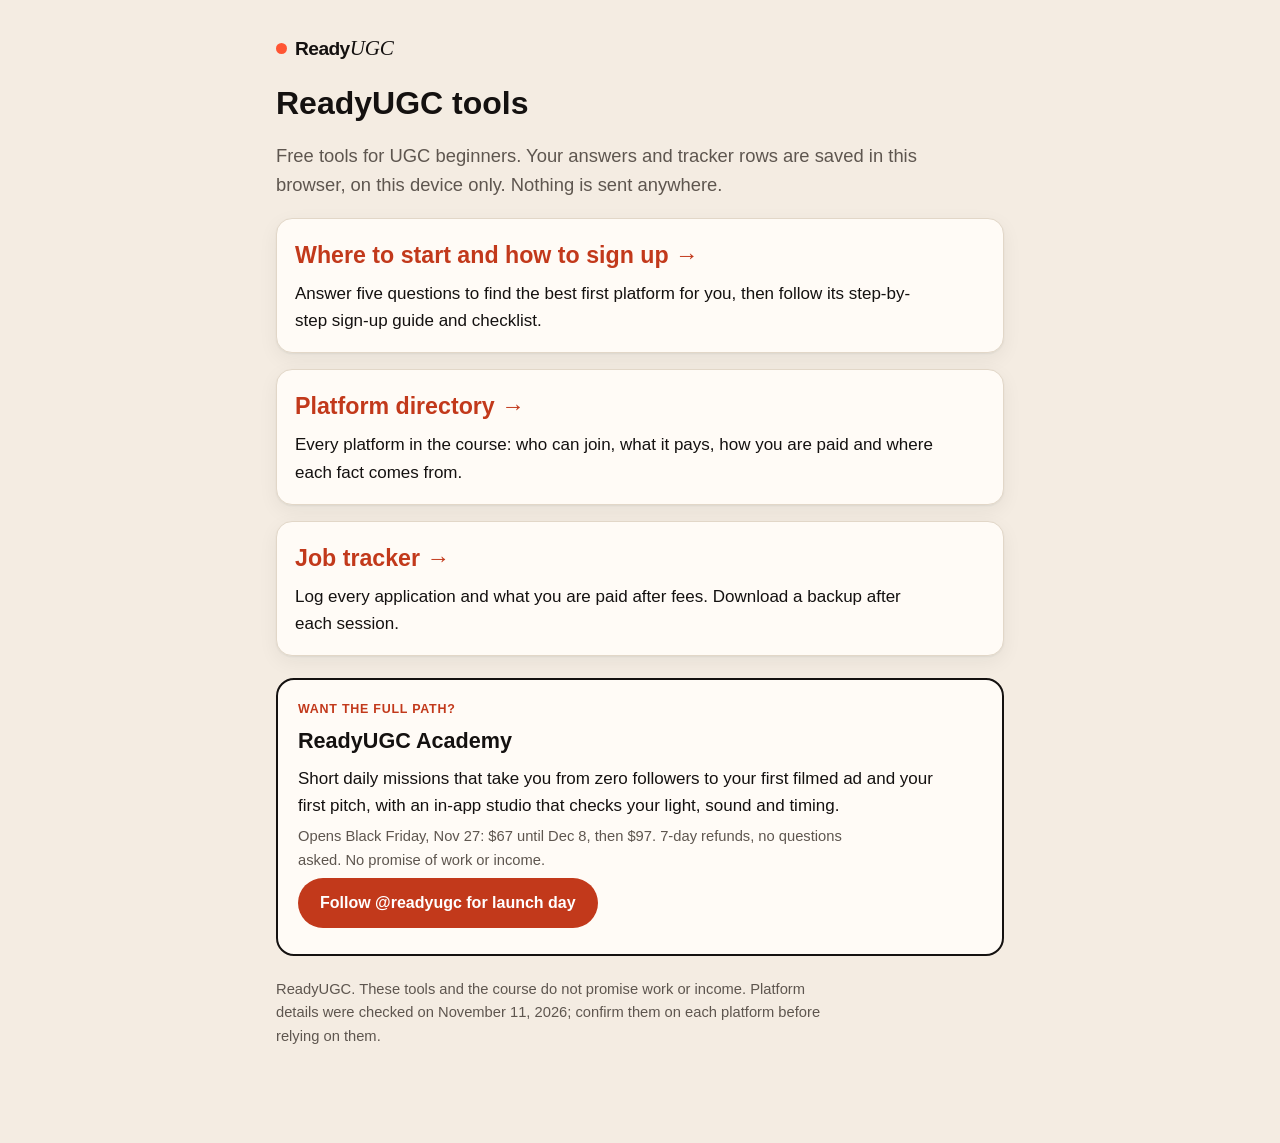
<file: index.html>
<!doctype html>
<html lang="en">
<head>
<meta charset="utf-8">
<meta name="viewport" content="width=device-width, initial-scale=1">
<title>ReadyUGC tools</title>
<link rel="stylesheet" href="style.css">
<link rel="stylesheet" href="course.css">
<link rel="icon" href="favicon.svg" type="image/svg+xml">
<meta name="robots" content="noindex">
</head>
<body>
<main>
<a class="brand" href="index.html" aria-label="ReadyUGC tools home"><i aria-hidden="true"></i><span>Ready<em>UGC</em></span></a>
<h1>ReadyUGC tools</h1>
<p class="lead">Free tools for UGC beginners. Your answers and tracker rows are saved in this browser, on this device only. Nothing is sent anywhere.</p>
<a class="card tool" href="platforms.html"><h2>Where to start and how to sign up →</h2><p>Answer five questions to find the best first platform for you, then follow its step-by-step sign-up guide and checklist.</p></a>
<a class="card tool" href="directory.html"><h2>Platform directory →</h2><p>Every platform in the course: who can join, what it pays, how you are paid and where each fact comes from.</p></a>
<a class="card tool" href="tracker.html"><h2>Job tracker →</h2><p>Log every application and what you are paid after fees. Download a backup after each session.</p></a>
<div class="academy"><p class="eyebrow">Want the full path?</p><h3>ReadyUGC Academy</h3><p>Short daily missions that take you from zero followers to your first filmed ad and your first pitch, with an in-app studio that checks your light, sound and timing.</p><p class="muted">Opens Black Friday, Nov 27: $67 until Dec 8, then $97. 7-day refunds, no questions asked. No promise of work or income.</p><p><a class="btn" href="https://www.instagram.com/readyugc/">Follow @readyugc for launch day</a></p></div>
<p class="muted">ReadyUGC. These tools and the course do not promise work or income. Platform details were checked on November 11, 2026; confirm them on each platform before relying on them.</p>
</main>
</body>
</html>
</file>
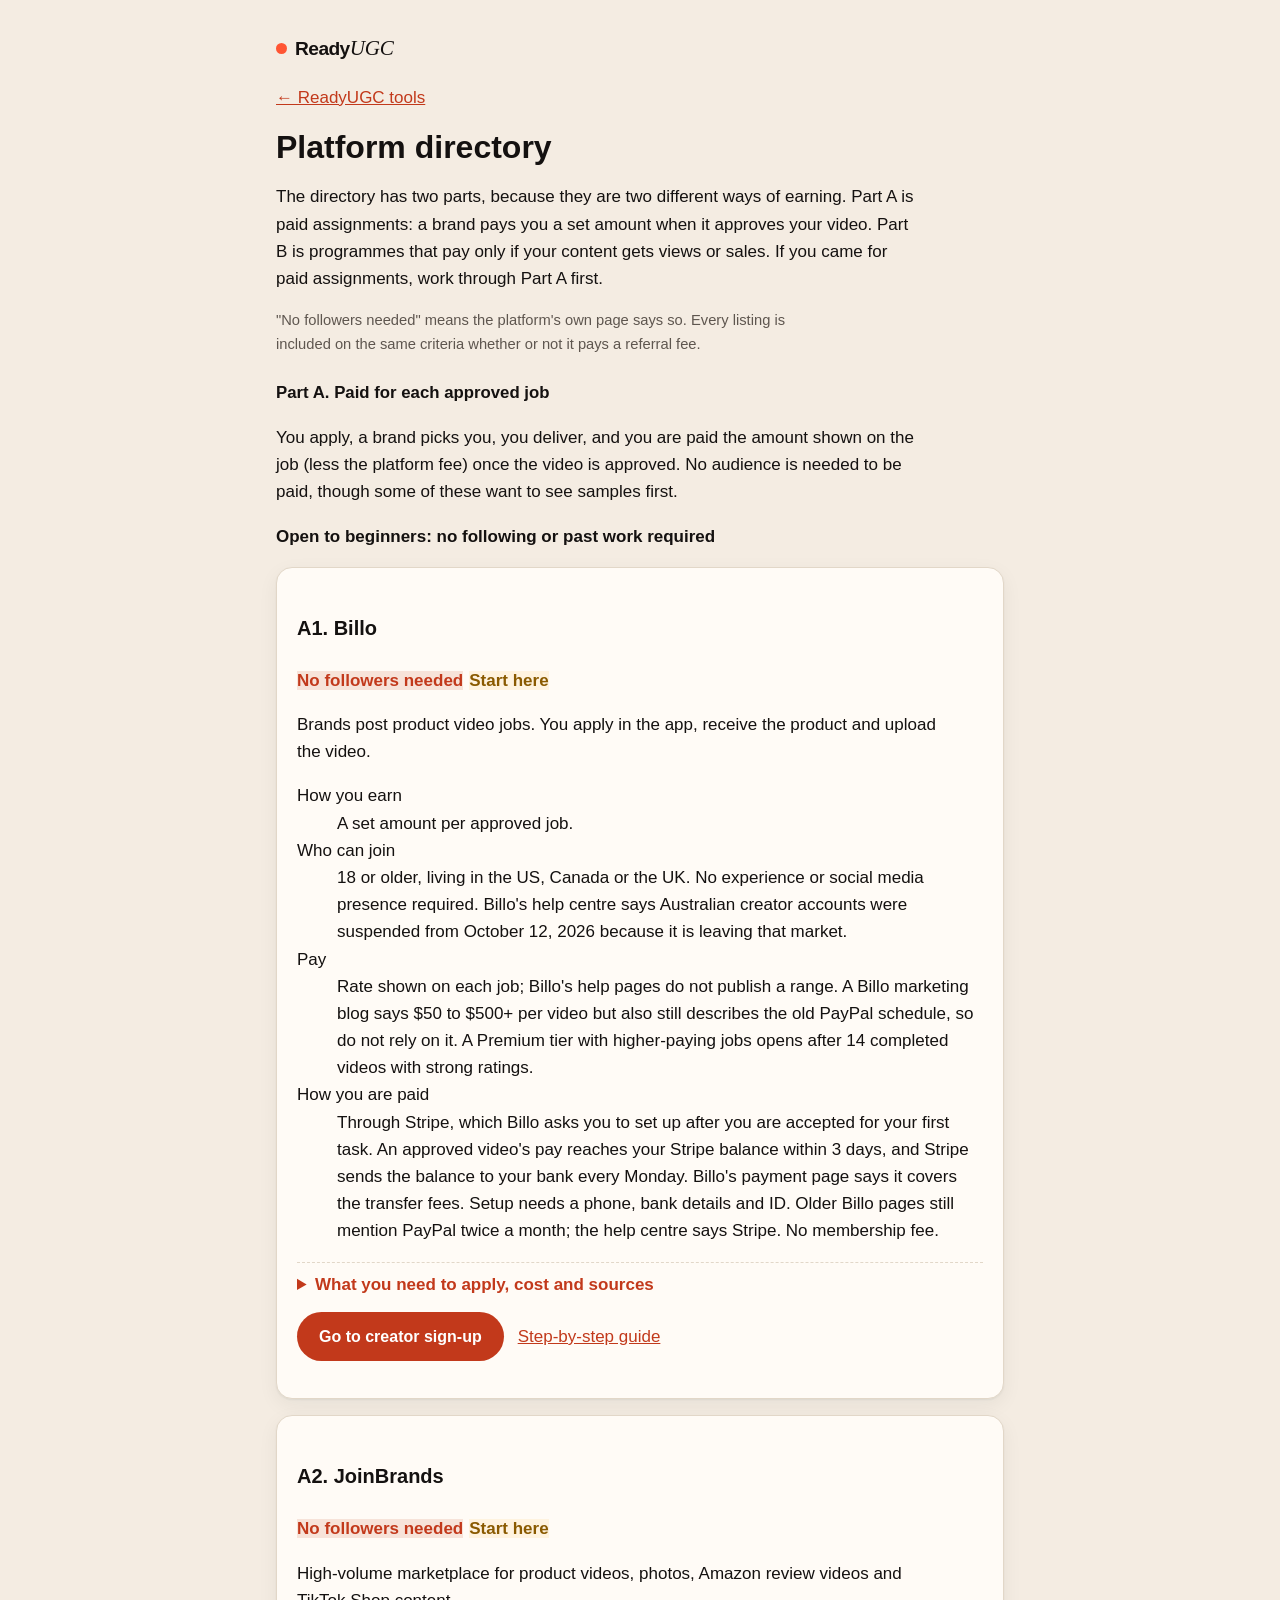
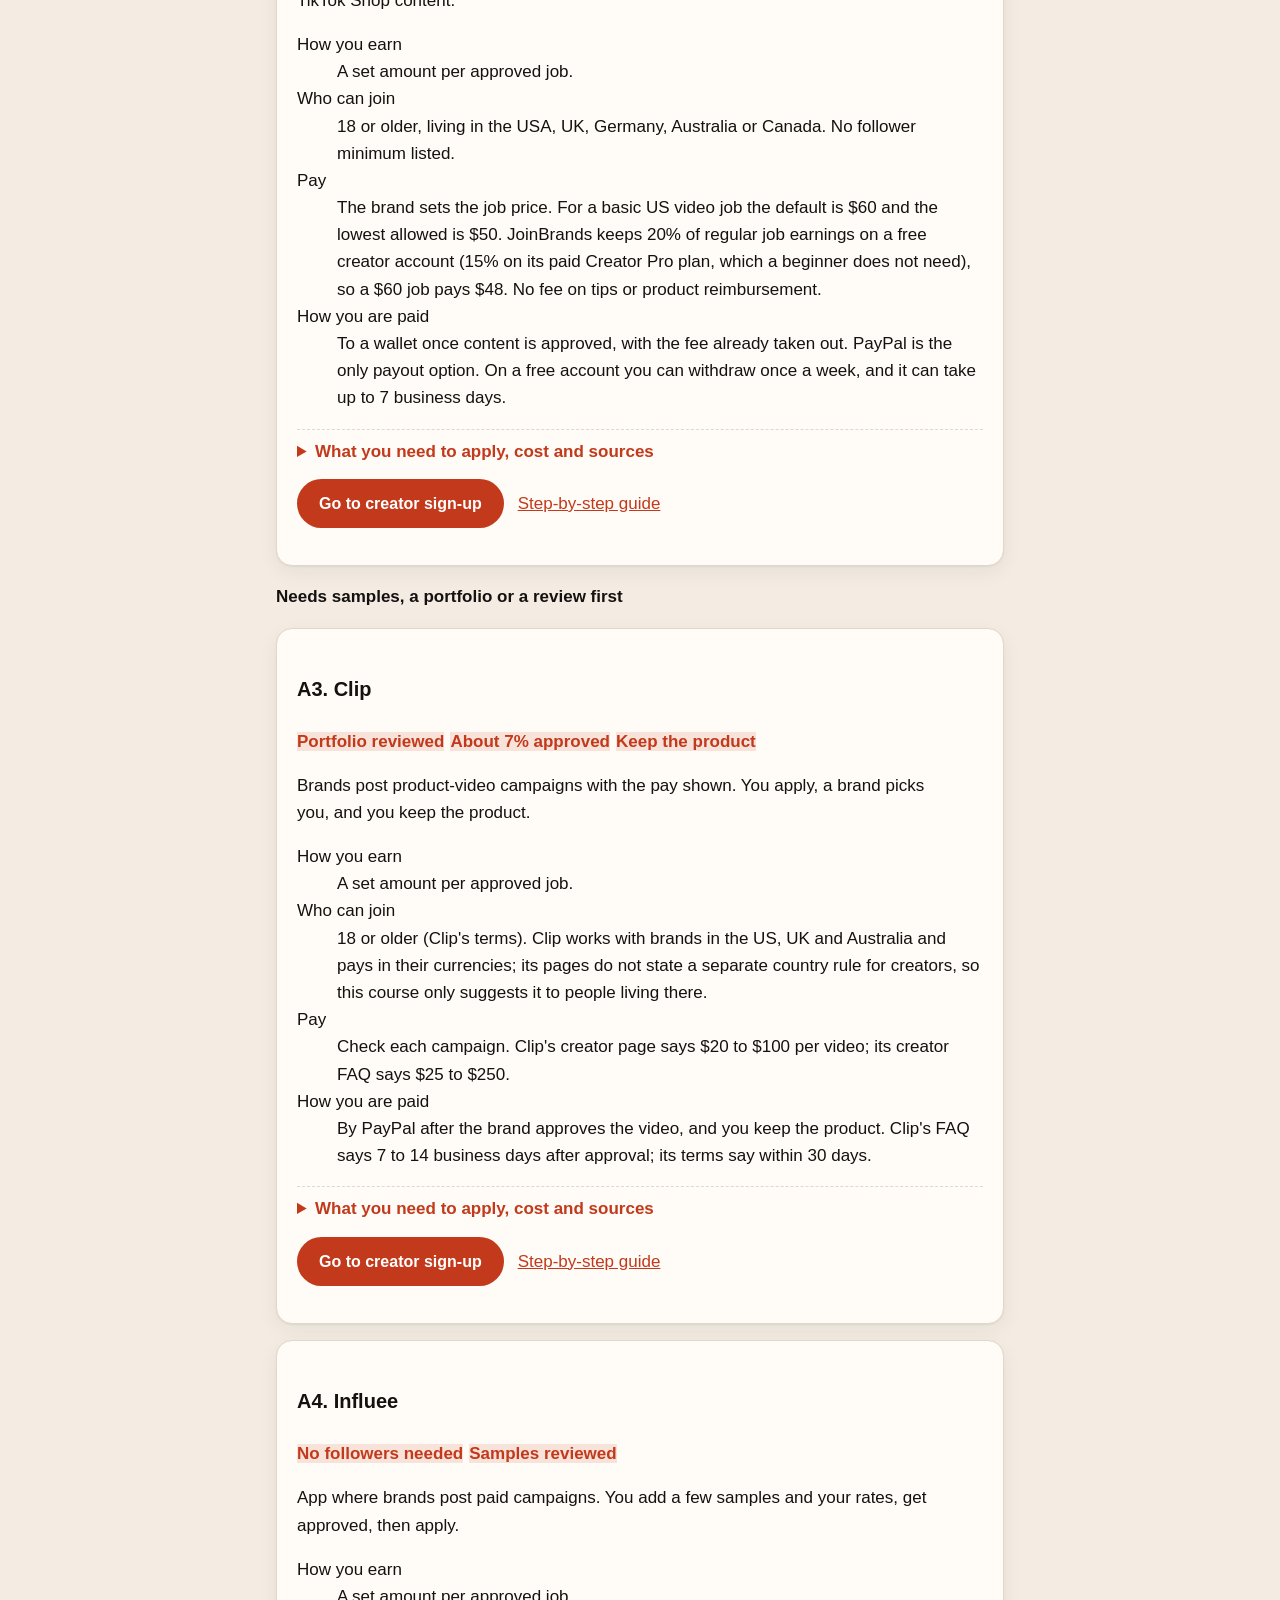
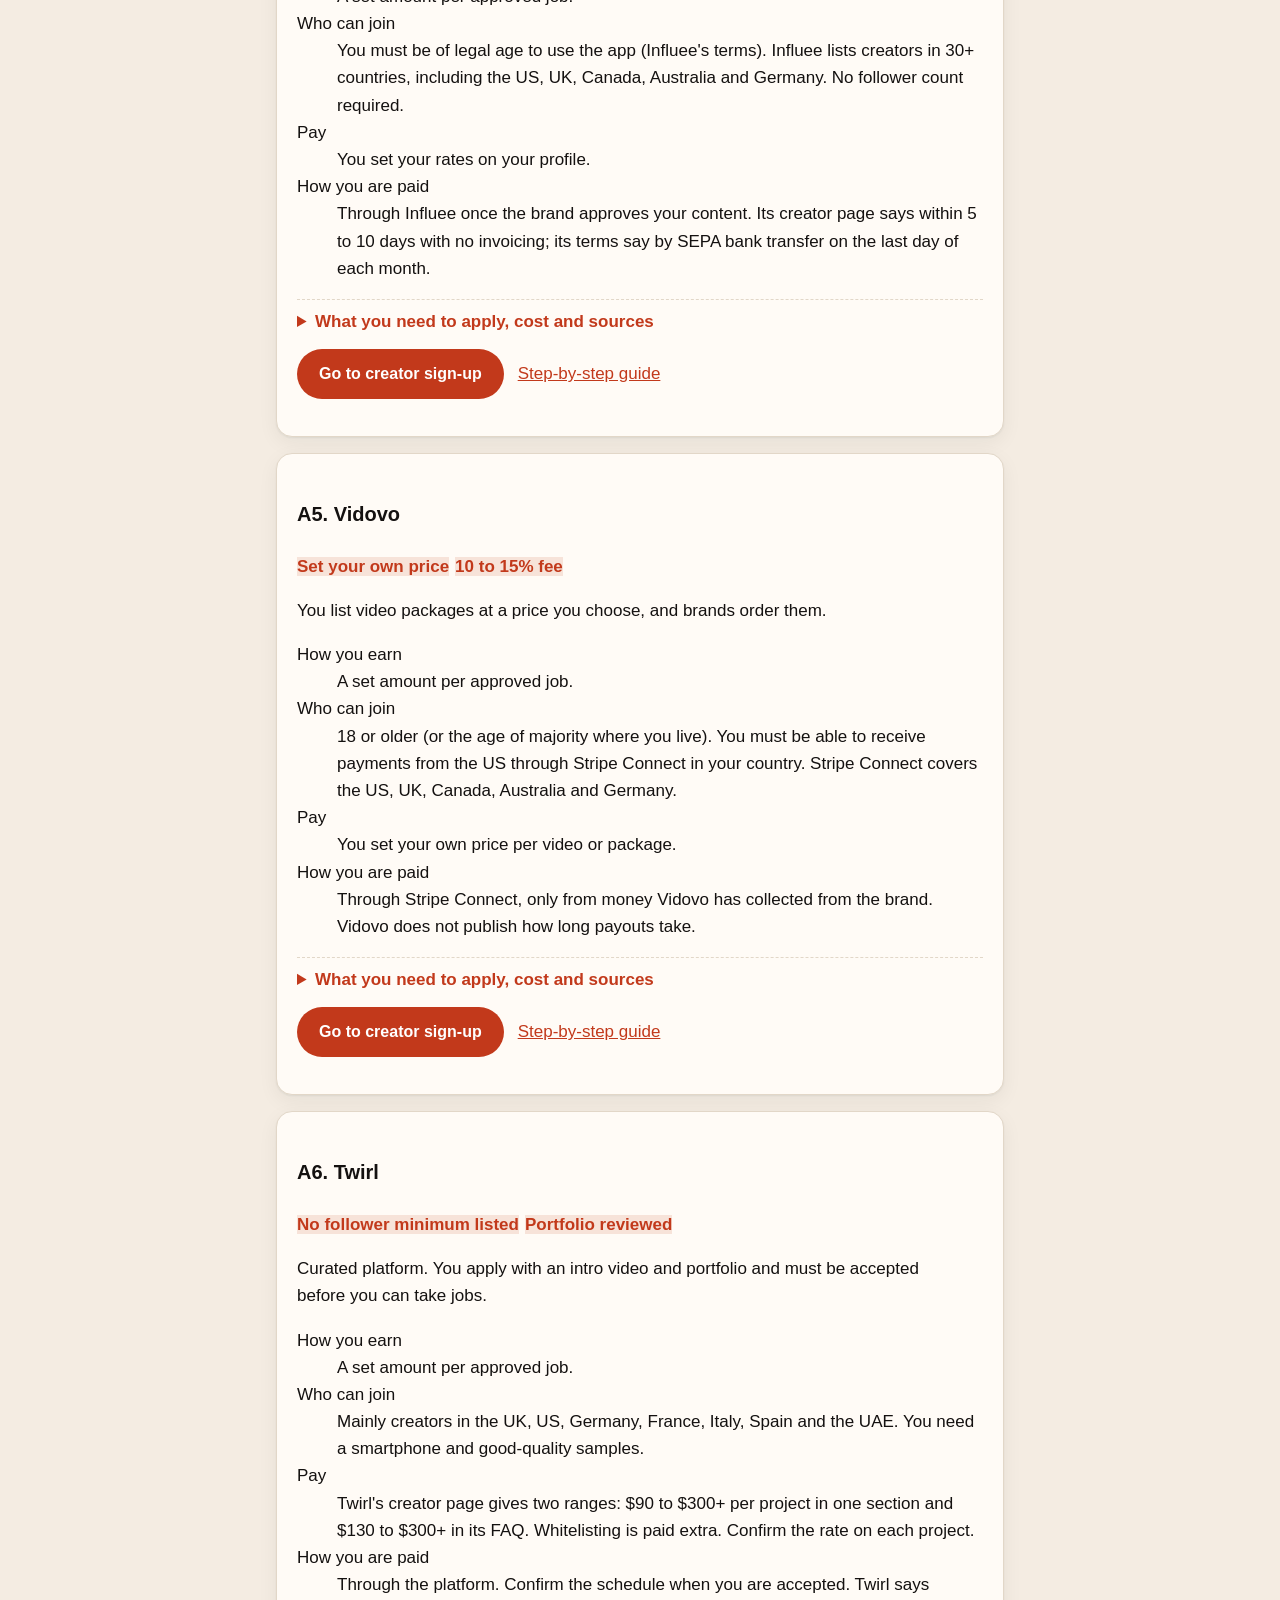
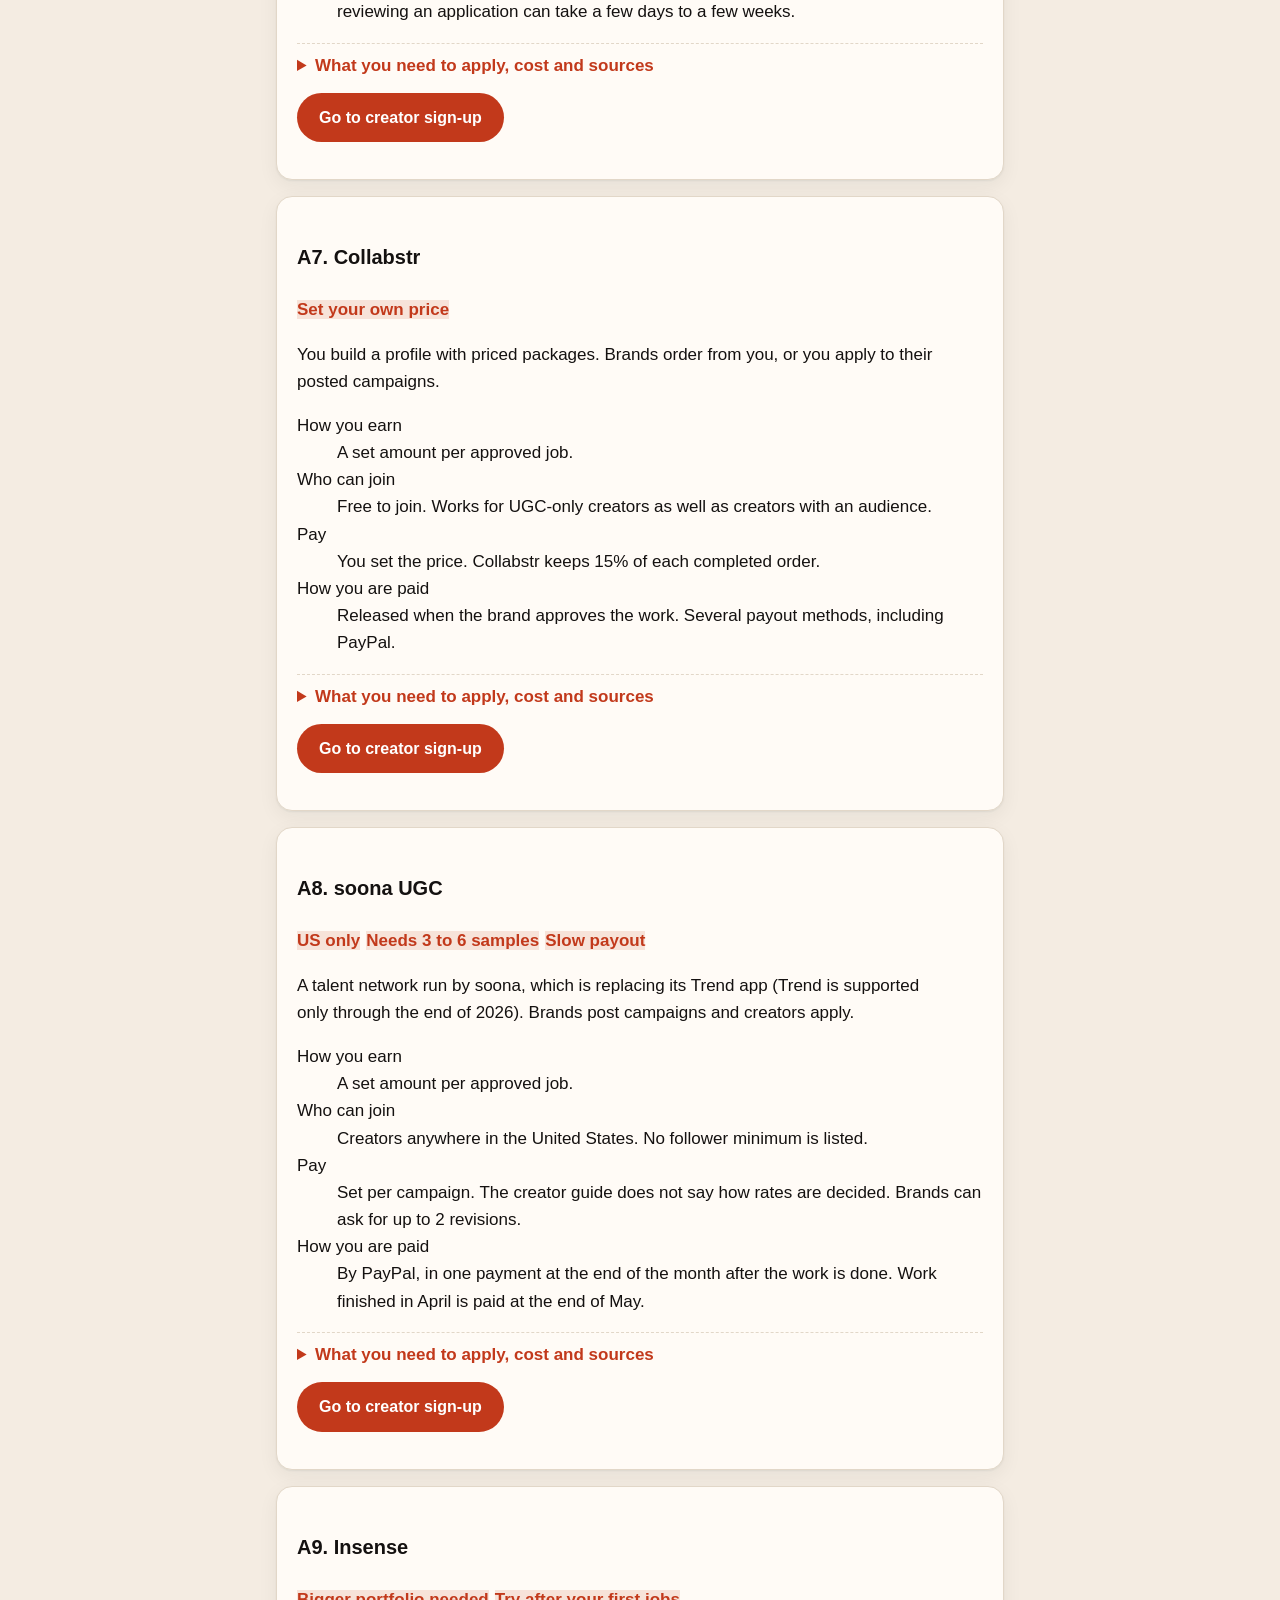
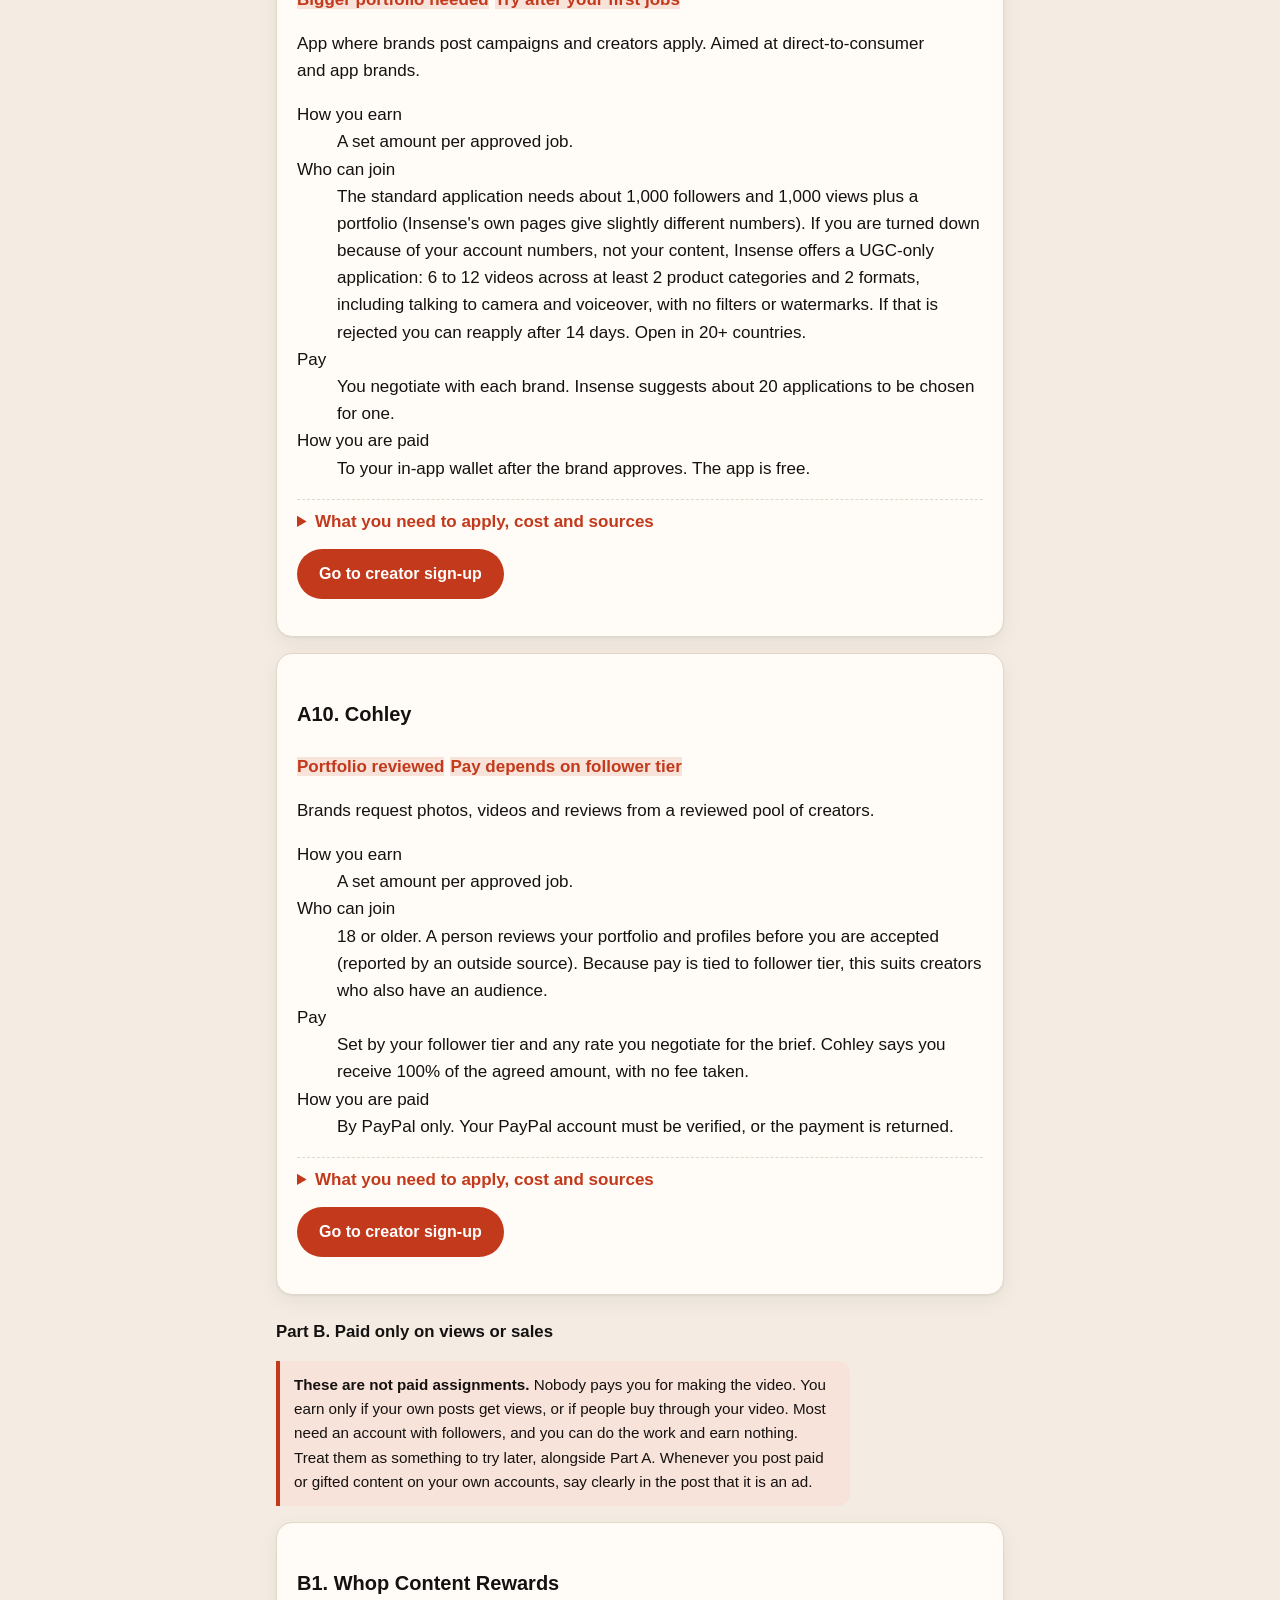
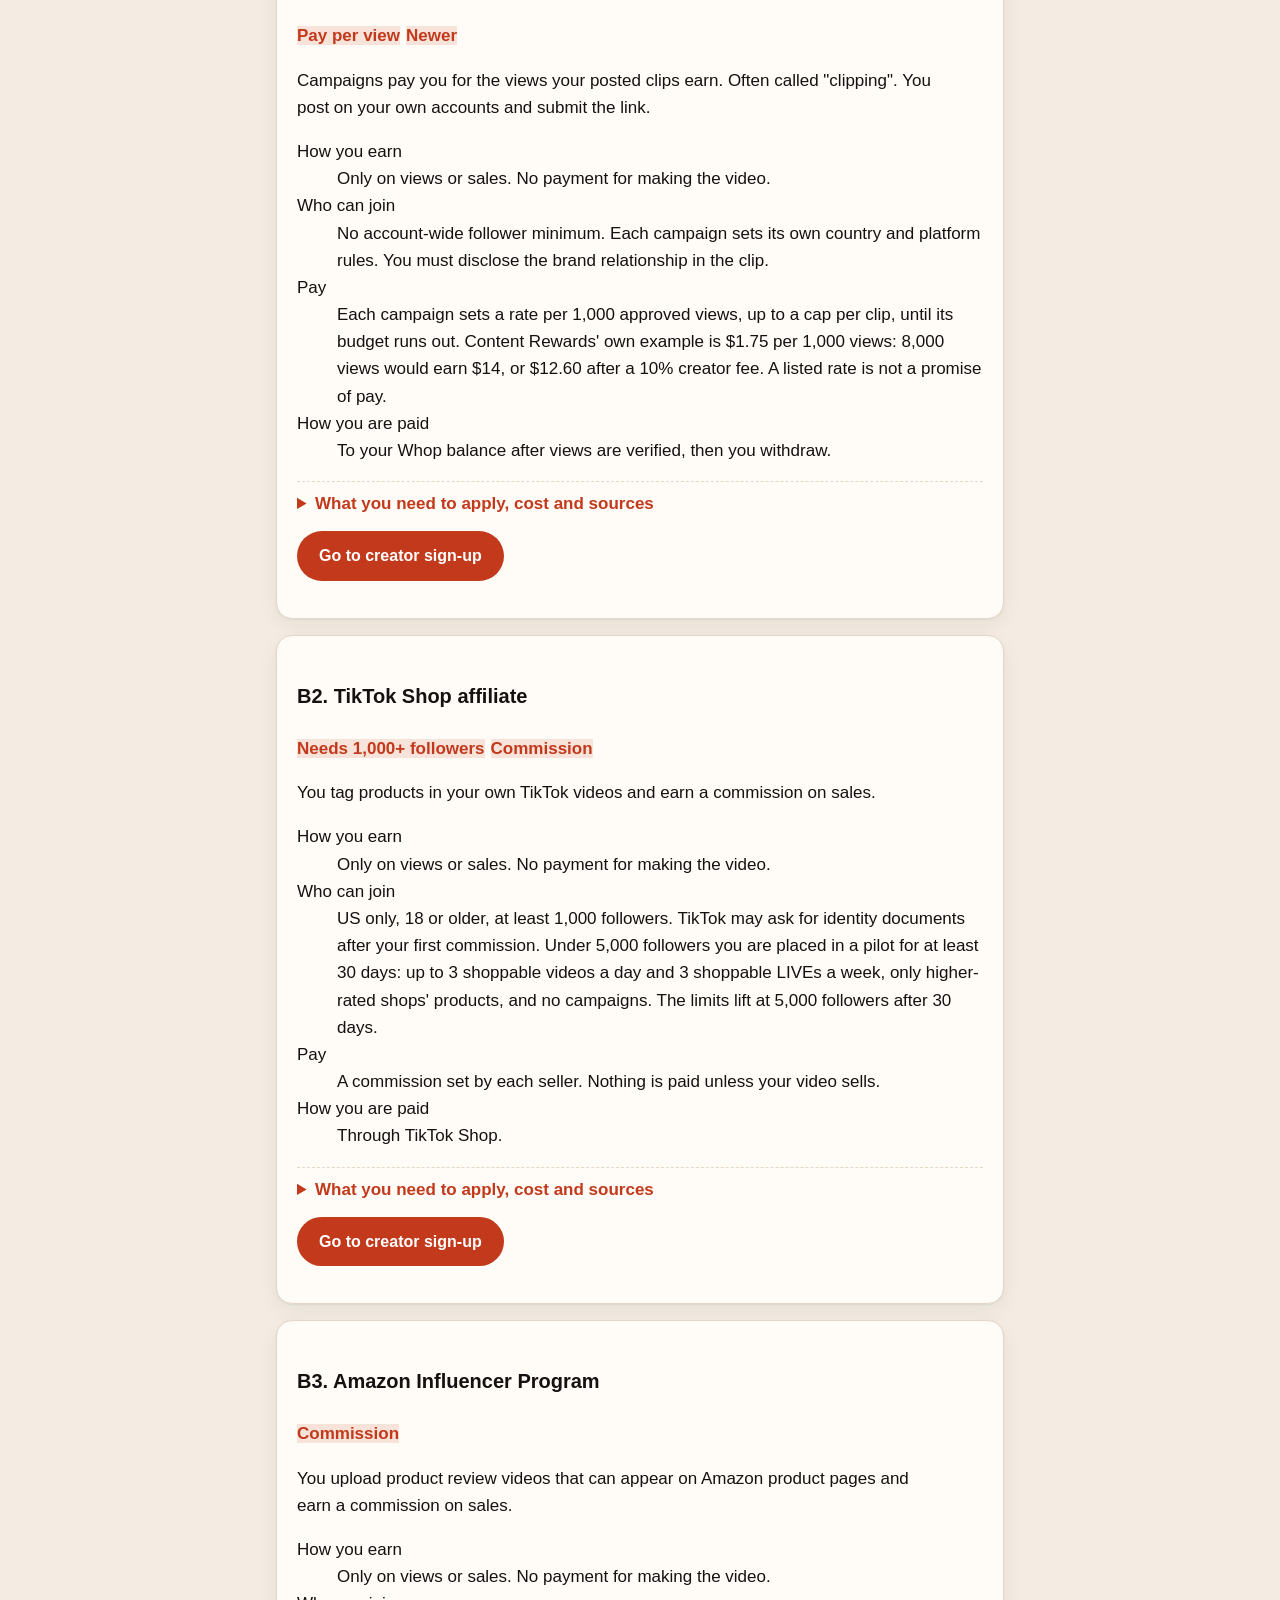
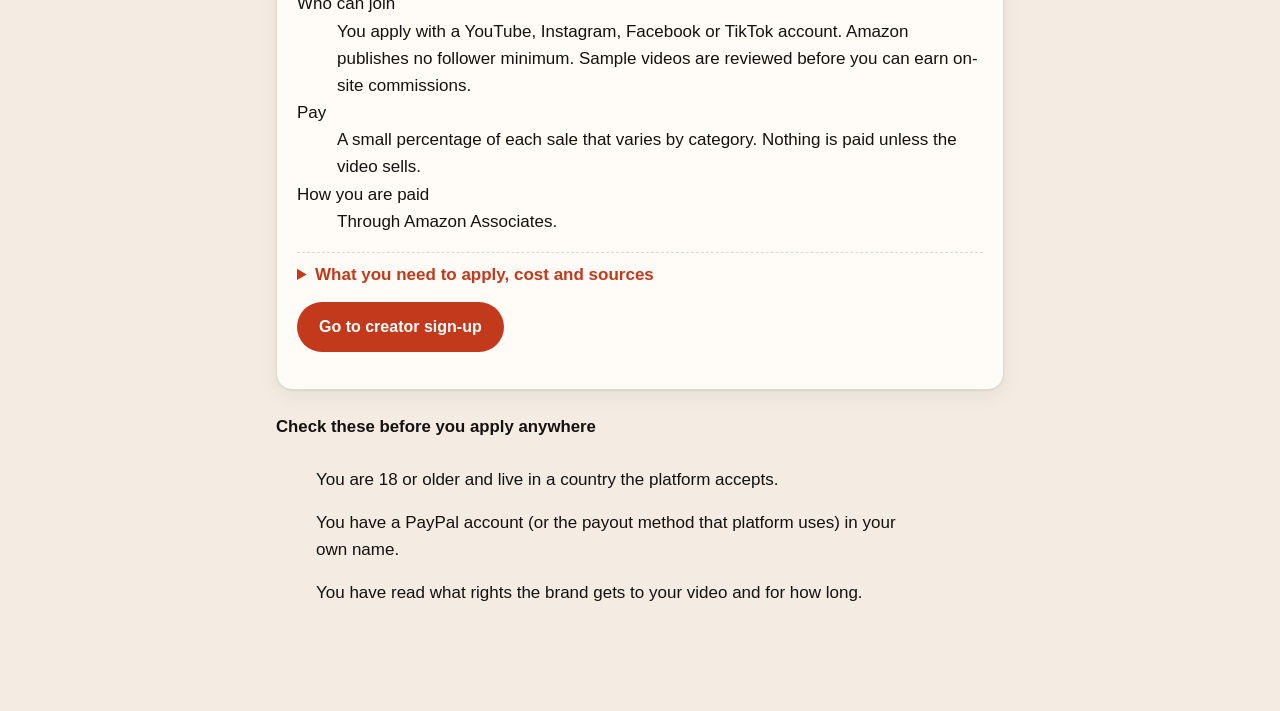
<file: directory.html>
<!doctype html>
<html lang="en">
<head>
<meta charset="utf-8">
<meta name="viewport" content="width=device-width, initial-scale=1">
<title>Platform directory · ReadyUGC</title>
<link rel="stylesheet" href="style.css">
<link rel="stylesheet" href="course.css">
<link rel="icon" href="favicon.svg" type="image/svg+xml">
</head>
<body>
<main>
<a class="brand" href="index.html" aria-label="ReadyUGC tools home"><i aria-hidden="true"></i><span>Ready<em>UGC</em></span></a>
<p><a href="index.html">← ReadyUGC tools</a></p>
<h1>Platform directory</h1>
<p class="muted" id="disclosure" hidden>Some "Apply" links below are referral links. If you sign up through one, the publisher of this kit may earn a fee. It costs you nothing, and listings are included on the same criteria either way.</p>

<p>The directory has two parts, because they are two different ways of earning. Part A is paid assignments: a brand pays you a set amount when it approves your video. Part B is programmes that pay only if your content gets views or sales. If you came for paid assignments, work through Part A first.</p>
<p class="muted">"No followers needed" means the platform's own page says so. Every listing is included on the same criteria whether or not it pays a referral fee.</p>
<h3>Part A. Paid for each approved job</h3>
<p>You apply, a brand picks you, you deliver, and you are paid the amount shown on the job (less the platform fee) once the video is approved. No audience is needed to be paid, though some of these want to see samples first.</p>
<div id="platforms"></div>
<h3>Part B. Paid only on views or sales</h3>
<p class="note"><strong>These are not paid assignments.</strong> Nobody pays you for making the video. You earn only if your own posts get views, or if people buy through your video. Most need an account with followers, and you can do the work and earn nothing. Treat them as something to try later, alongside Part A. Whenever you post paid or gifted content on your own accounts, say clearly in the post that it is an ad.</p>
<div id="programmes"></div>

<h3>Check these before you apply anywhere</h3>
<ul class="checklist">
<li>You are 18 or older and live in a country the platform accepts.</li>
<li>You have a PayPal account (or the payout method that platform uses) in your own name.</li>
<li>You have read what rights the brand gets to your video and for how long.</li>
</ul>


<div id="stories" hidden></div>
</main>
<script src="platforms.js"></script>
<script>
/* The platform directory reads platforms.js, the one record per platform that the sign-up guides also use.
   To correct a fact, or to add an approved referral link, edit platforms.js. */
/* Add a story only if it is real. "source" must be a public link or the words "shared with permission". */
var STORIES = [
  {who: 'Megan Spencer, writing in Entrepreneur, January 14, 2026',
   text: 'Left a government job after becoming a mother and moved into UGC without a large following. Her account is self-reported, and she also runs a creator education business.',
   source: 'https://www.entrepreneur.com/science-technology/how-i-made-6-figures-online-without-becoming-an-influencer/500955'},
  {who: 'Insense (platform figure)',
   text: 'Insense states it has paid creators $8 million since 2020, and quotes one creator earning $300 per partnership. Platform-reported.',
   source: 'https://insense.pro/for-creators'}
];

function el(tag, text, cls){ var e = document.createElement(tag); if (text) e.textContent = text; if (cls) e.className = cls; return e; }
function safeUrl(u){ return /^https:\/\//.test(u) ? u : ''; }

(function(){
  var P = window.UGC_PLATFORMS;
  var jobs = document.getElementById('platforms'), progs = document.getElementById('programmes'), anyRef = false, lastGroup = '', nJobs = 0, nProgs = 0;
  P.DIRECTORY_ORDER.map(P.byId).forEach(function(p){
    var perf = p.group === 'performance', box = perf ? progs : jobs, rows = P.directoryRows(p);
    if (!perf && p.group !== lastGroup) { var g = el('p'); g.appendChild(el('strong', P.GROUPS[p.group])); box.appendChild(g); lastGroup = p.group; }
    var card = el('div', '', 'card plat');
    var head = el('div', '', 'plat-head');
    head.appendChild(el('h3', (perf ? 'B' + (++nProgs) : 'A' + (++nJobs)) + '. ' + p.name));
    card.appendChild(head);
    var tags = el('p');
    p.tags.forEach(function(t){ tags.appendChild(el('span', t, t === 'Start here' ? 'tag hot' : 'tag')); });
    card.appendChild(tags);
    card.appendChild(el('p', p.what));
    /* The facts a beginner needs first stay in view; the rest folds out. */
    var row = function(dl, r){ if (r[1]) { dl.appendChild(el('dt', r[0])); dl.appendChild(el('dd', r[1])); } };
    var dl = el('dl');
    rows.main.forEach(function(r){ row(dl, r); });
    card.appendChild(dl);
    var more = el('details'), more_dl = el('dl');
    more.appendChild(el('summary', 'What you need to apply, cost and sources'));
    rows.more.forEach(function(r){ row(more_dl, r); });
    more.appendChild(more_dl);
    card.appendChild(more);
    var link = P.signupLink(p), wrap = el('p');
    if (link.referral) anyRef = true;
    if (link.url) {
      var a = el('a', link.referral ? 'Apply (referral link)' : 'Go to creator sign-up', 'btn');
      a.href = link.url; a.target = '_blank'; a.rel = link.referral ? 'noopener sponsored' : 'noopener';
      wrap.style.marginTop = '14px'; wrap.appendChild(a);
    }
    if (p.guide) { var gl = el('a', 'Step-by-step guide'); gl.href = 'platforms.html#guide-' + p.id; gl.style.marginLeft = '14px'; wrap.appendChild(gl); }
    card.appendChild(wrap);
    box.appendChild(card);
  });
  if (anyRef) document.getElementById('disclosure').hidden = false;

  var s = document.getElementById('stories');
  STORIES.forEach(function(x){
    var card = el('div', '', 'card');
    card.appendChild(el('h3', x.who));
    card.appendChild(el('p', x.text));
    var src = safeUrl(x.source);
    if (src) { var a = el('a', 'Read the source'); a.href = src; a.target = '_blank'; a.rel = 'noopener'; var p = el('p'); p.appendChild(a); card.appendChild(p); }
    else { card.appendChild(el('p', x.source, 'muted')); }
    s.appendChild(card);
  });
})();
</script>
</body>
</html>
</file>
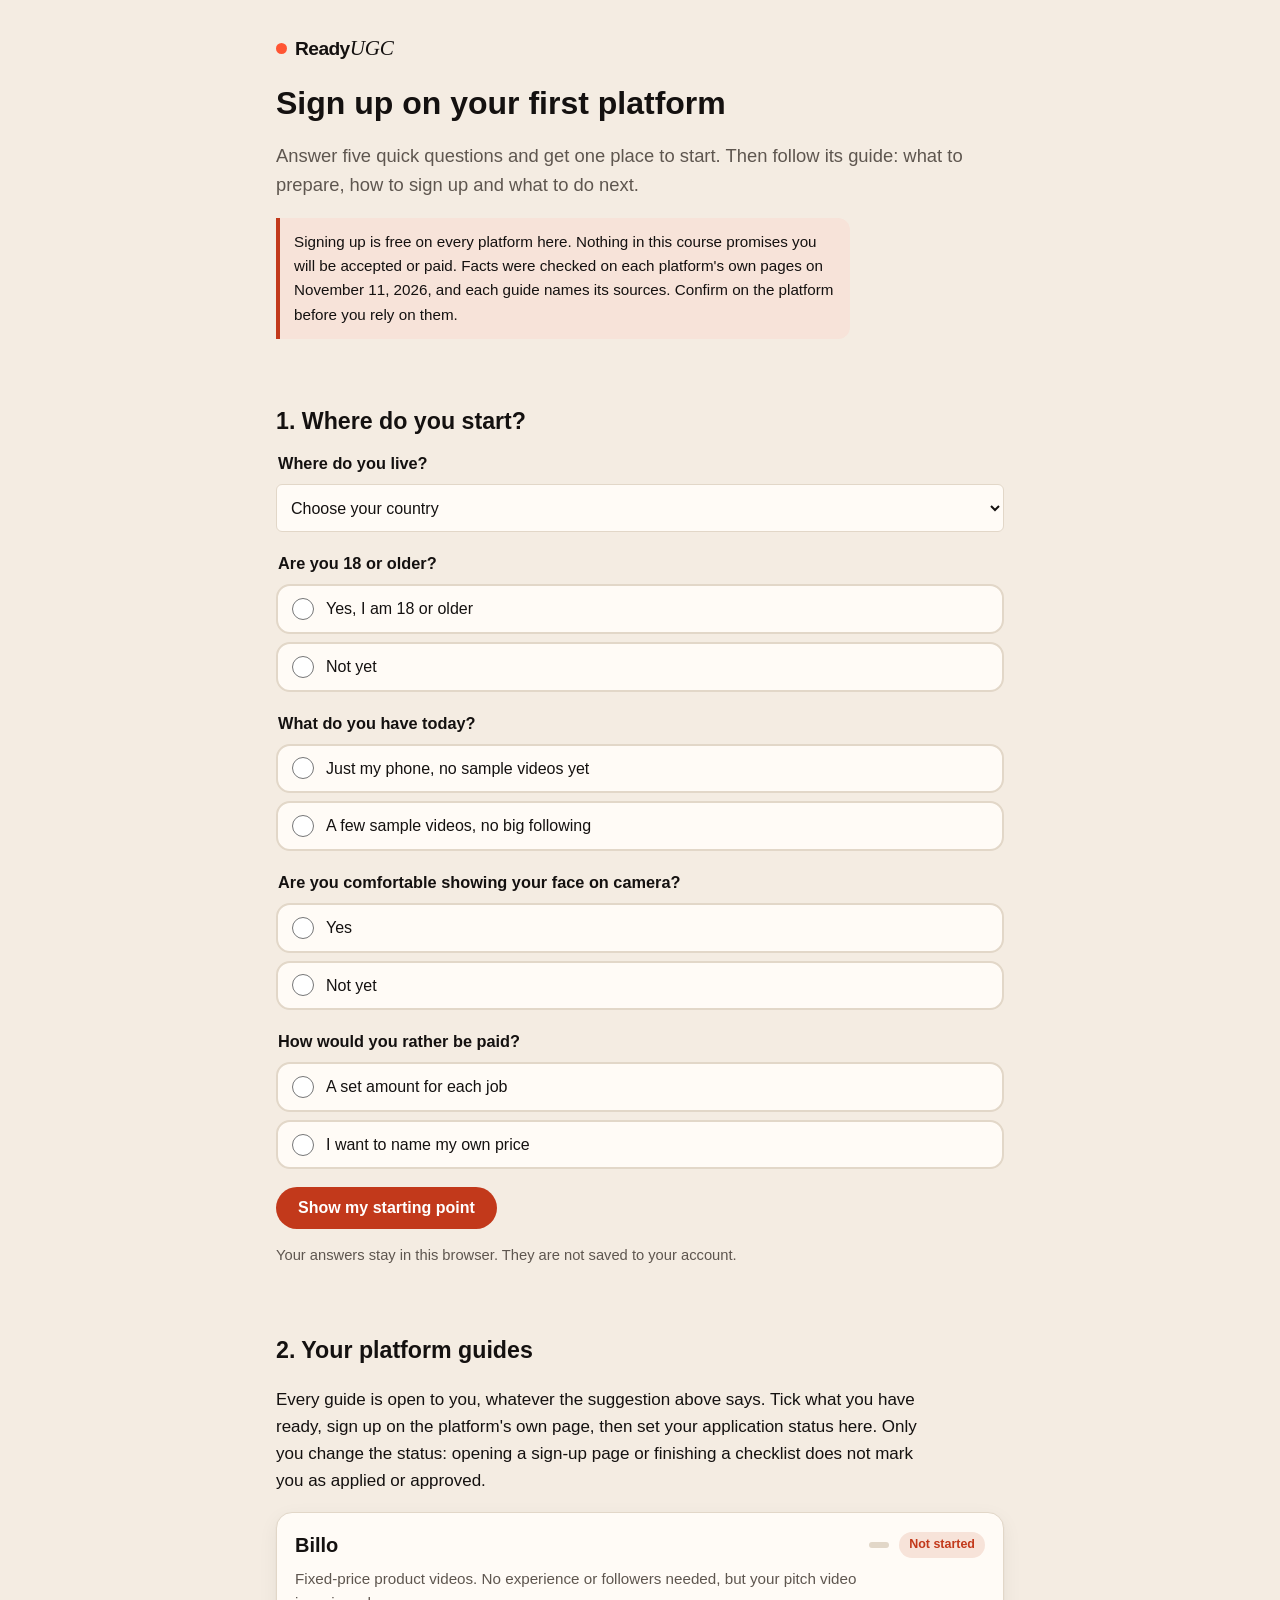
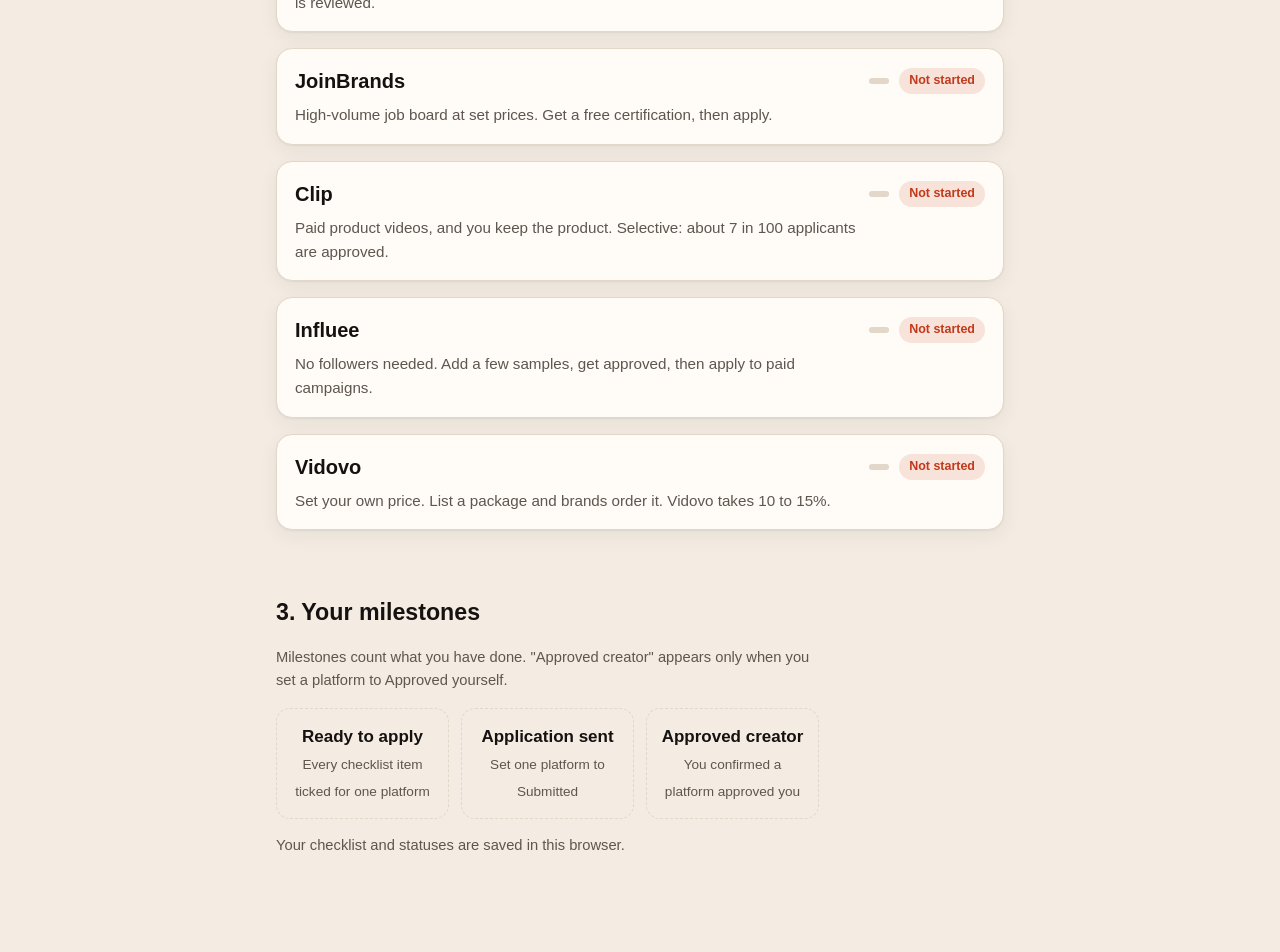
<file: platforms.html>
<!doctype html>
<html lang="en">
<head>
<meta charset="utf-8">
<meta name="viewport" content="width=device-width, initial-scale=1">
<title>Where to start and how to sign up · ReadyUGC</title>
<link rel="stylesheet" href="style.css">
<link rel="stylesheet" href="course.css">
<link rel="icon" href="favicon.svg" type="image/svg+xml">
<style>
.quiz fieldset{border:0;padding:0;margin:0 0 18px}
.quiz legend{font-weight:700;margin-bottom:8px;font-size:1.02rem}
.opts{display:grid;gap:8px}
.opt{display:flex;align-items:center;gap:12px;min-height:48px;padding:10px 14px;margin:0;border:2px solid var(--line);border-radius:14px;background:var(--card);color:var(--ink);font-size:1rem;cursor:pointer}
.opt input{width:22px;height:22px;flex:none;margin:0;accent-color:var(--accent)}
.opt:has(input:checked){border-color:var(--accent);background:var(--soft)}
.opt:has(input:focus-visible){outline:3px solid var(--accent);outline-offset:2px}
.quiz select{min-height:48px;font-size:1rem}
.pick{border:2px solid var(--accent);border-radius:18px;padding:20px;margin:18px 0;background:var(--card)}
.pick .eyebrow{margin:0 0 4px;font-size:.78rem;font-weight:700;letter-spacing:.06em;text-transform:uppercase;color:var(--accent)}
.pick h3{margin:0 0 6px;font-size:1.6rem;letter-spacing:-.01em}
.others{display:flex;flex-wrap:wrap;gap:8px;margin:10px 0 0;padding:0;list-style:none}
.others a{display:inline-block;padding:6px 12px;border-radius:999px;background:var(--soft);font-weight:600;text-decoration:none}
details.guide{padding:0;overflow:hidden}
details.guide > summary{list-style:none;cursor:pointer;padding:16px 18px;display:flex;flex-wrap:wrap;align-items:center;gap:6px 10px}
details.guide > summary::-webkit-details-marker{display:none}
details.guide > summary h3{margin:0;font-size:1.25rem;flex:1 1 auto}
details.guide > summary .one{flex:1 1 100%;margin:0;color:var(--muted);font-size:.95rem}
details.guide[open] > summary{border-bottom:1px solid var(--line)}
.gbody{padding:4px 18px 18px}
.pill{display:inline-block;font-size:.78rem;font-weight:700;padding:3px 10px;border-radius:999px;background:var(--soft);color:var(--accent);white-space:nowrap}
.pill.warn{background:var(--line);color:var(--muted)}
.pill.done{background:var(--accent);color:var(--accent-ink)}
ul.prep{list-style:none;padding:0;margin:8px 0}
ul.prep li{margin:0}
ul.prep label{display:flex;gap:12px;align-items:flex-start;min-height:44px;padding:8px 0;margin:0;color:var(--ink);font-size:1rem;cursor:pointer}
ul.prep input{width:24px;height:24px;flex:none;margin:1px 0 0;accent-color:var(--accent)}
.signup{display:flex;flex-direction:column;gap:8px;margin:14px 0}
.signup .btn{text-align:center;min-height:48px;display:flex;align-items:center;justify-content:center;border-radius:999px}
.facts{margin:4px 0;font-size:.92rem;color:var(--muted)}
.quick{margin:0;text-align:center;font-weight:600;font-size:.92rem}
.disclose{font-size:.9rem;border:1px dashed var(--accent);border-radius:10px;padding:8px 12px}
.applinks{display:flex;gap:8px;flex-wrap:wrap}
.applinks a{flex:1 1 140px;text-align:center}
dl.pay{display:grid;grid-template-columns:minmax(96px,30%) 1fr;gap:6px 12px;margin:8px 0}
dl.pay dt{font-weight:600}
dl.pay dd{margin:0}
.status{display:grid;grid-template-columns:repeat(2,minmax(0,1fr));gap:8px;margin:8px 0}
@media (min-width:520px){.status{grid-template-columns:repeat(4,minmax(0,1fr))}}
.status .opt{justify-content:center;font-weight:600;font-size:.95rem;padding:8px}
.nextact{background:var(--soft);border-radius:14px;padding:14px 16px;margin:12px 0}
.nextact strong{display:block;margin-bottom:4px}
.differ{border-left:4px solid var(--warn);background:var(--card);padding:10px 14px;border-radius:0 10px 10px 0}
.miles{display:grid;grid-template-columns:repeat(auto-fill,minmax(150px,1fr));gap:12px}
.mile{border:1px dashed var(--line);border-radius:14px;padding:14px;text-align:center}
.mile strong{display:block}
.mile span{font-size:.85rem;color:var(--muted)}
.mile.earned{border:2px solid var(--accent);background:var(--soft)}
</style>
</head>
<body>
<main>
<a class="brand" href="index.html" aria-label="ReadyUGC tools home"><i aria-hidden="true"></i><span>Ready<em>UGC</em></span></a>
<h1>Sign up on your first platform</h1>
<p class="lead">Answer five quick questions and get one place to start. Then follow its guide: what to prepare, how to sign up and what to do next.</p>
<p class="note">Signing up is free on every platform here. Nothing in this course promises you will be accepted or paid. Facts were checked on each platform's own pages on November 11, 2026, and each guide names its sources. Confirm on the platform before you rely on them.</p>

<h2 id="p1">1. Where do you start?</h2>
<form class="quiz" id="quiz" novalidate>
<fieldset>
<legend>Where do you live?</legend>
<select id="country" aria-label="Where do you live?"></select>
</fieldset>
<fieldset>
<legend>Are you 18 or older?</legend>
<div class="opts" id="q-adult"></div>
</fieldset>
<fieldset>
<legend>What do you have today?</legend>
<div class="opts" id="q-samples"></div>
</fieldset>
<fieldset>
<legend>Are you comfortable showing your face on camera?</legend>
<div class="opts" id="q-camera"></div>
</fieldset>
<fieldset>
<legend>How would you rather be paid?</legend>
<div class="opts" id="q-pay"></div>
</fieldset>
<button class="btn" type="submit">Show my starting point</button>
<p class="muted">Your answers stay in this browser. They are not saved to your account.</p>
</form>
<div id="result" aria-live="polite"></div>

<h2 id="p2">2. Your platform guides</h2>
<p>Every guide is open to you, whatever the suggestion above says. Tick what you have ready, sign up on the platform's own page, then set your application status here. Only you change the status: opening a sign-up page or finishing a checklist does not mark you as applied or approved.</p>
<div id="guides"></div>

<h2 id="p3">3. Your milestones</h2>
<p class="muted">Milestones count what you have done. "Approved creator" appears only when you set a platform to Approved yourself.</p>
<div class="miles" id="miles"></div>
<p class="muted" id="sync"></p>
</main>
<script src="platforms.js"></script>
<script>
(function () {
  'use strict';
  var P = window.UGC_PLATFORMS;
  var ANSWERS_KEY = 'ugcStartAnswersV1';
  var STATES = [['', 'Not started'], ['submitted', 'Submitted'], ['approved', 'Approved'], ['declined', 'Declined']];

  function el(tag, text, cls) { var e = document.createElement(tag); if (text != null) e.textContent = text; if (cls) e.className = cls; return e; }
  function store(k, v) { try { if (v === undefined) return JSON.parse(localStorage.getItem(k)); localStorage.setItem(k, JSON.stringify(v)); } catch (e) { return null; } }

  /* Progress lives in course.js. Opened without it (a source preview), keep ticks in this browser only. */
  function progress() {
    if (window.CourseProgress) return window.CourseProgress;
    var mem = store('ugcFlagsPreview') || {}, fs = [];
    var update = function (ch) { Object.keys(ch).forEach(function (k) { if (ch[k]) mem[k] = 1; else delete mem[k]; }); store('ugcFlagsPreview', mem); fs.forEach(function (f) { f(); }); };
    return { has: function (k) { return !!mem[k]; }, keys: function () { return Object.keys(mem); }, update: update,
      flag: function (k, on) { var m = {}; m[k] = on; update(m); }, onChange: function (f) { fs.push(f); }, synced: function () { return false; },
      ready: function (f) { f(); }, localKey: function (b) { return b; } };
  }

  function radios(box, name, options, value) {
    options.forEach(function (o) {
      var lab = el('label', null, 'opt'), r = el('input');
      r.type = 'radio'; r.name = name; r.value = o[0]; r.checked = value === o[0];
      lab.appendChild(r); lab.appendChild(document.createTextNode(o[1])); box.appendChild(lab);
    });
  }
  function val(name) { var c = document.querySelector('input[name="' + name + '"]:checked'); return c ? c.value : ''; }

  /* Nothing is drawn until course.js knows whose progress this is (a shared computer must not show the last buyer's). */
  function start() { progress().ready(begin); }
  function begin() {
    var pr = progress();
    var answersKey = pr.localKey(ANSWERS_KEY);
    var saved = store(answersKey) || {};

    /* ---------- 1. Questions and recommendation ---------- */
    var sel = document.getElementById('country');
    sel.appendChild(el('option', 'Choose your country', '')).value = '';
    P.COUNTRIES.forEach(function (c) { var o = el('option', c.name); o.value = c.code; o.selected = saved.country === c.code; sel.appendChild(o); });
    radios(document.getElementById('q-adult'), 'adult', [['yes', 'Yes, I am 18 or older'], ['no', 'Not yet']], saved.adult);
    radios(document.getElementById('q-samples'), 'samples', [['none', 'Just my phone, no sample videos yet'], ['some', 'A few sample videos, no big following']], saved.samples);
    radios(document.getElementById('q-camera'), 'camera', [['yes', 'Yes'], ['no', 'Not yet']], saved.camera);
    radios(document.getElementById('q-pay'), 'pay', [['fixed', 'A set amount for each job'], ['own', 'I want to name my own price']], saved.pay);

    var result = document.getElementById('result'), answers = null;
    function showResult() {
      result.textContent = '';
      if (!answers) return;
      var r = P.recommend(answers), box = el('div', null, 'pick');
      if (r.pick) {
        var p = P.byId(r.pick);
        box.appendChild(el('p', 'Your best first stop', 'eyebrow'));
        box.appendChild(el('h3', p.name));
        box.appendChild(el('p', r.why));
        var go = el('a', 'Open the ' + p.name + ' guide', 'btn'); go.href = '#guide-' + p.id;
        go.addEventListener('click', function () { var d = document.getElementById('guide-' + p.id); if (d) d.open = true; });
        box.appendChild(go);
      } else {
        var prep = P.PREP[r.prep];
        box.appendChild(el('p', 'Before you sign up', 'eyebrow'));
        box.appendChild(el('h3', prep.title));
        box.appendChild(el('p', prep.text));
        var link = el('a', prep.cta, 'btn'); link.href = prep.href; box.appendChild(link);
      }
      if (r.others.length) {
        box.appendChild(el('p', r.pick ? 'Also open to you, from what you told us:' : 'Open to you now, from what you told us:', 'muted'));
        var ul = el('ul', null, 'others');
        r.others.forEach(function (id) { var li = el('li'), a = el('a', P.byId(id).name); a.href = '#guide-' + id; a.addEventListener('click', function () { document.getElementById('guide-' + id).open = true; }); li.appendChild(a); ul.appendChild(li); });
        box.appendChild(ul);
      }
      box.appendChild(el('p', 'This is a suggestion, not a rule. Every guide below stays open to read.', 'muted'));
      result.appendChild(box);
      var ac = el('div', null, 'academy');
      ac.appendChild(el('p', 'Next step, if you want it', 'eyebrow'));
      ac.appendChild(el('h3', 'Film your first ad in the ReadyUGC Academy'));
      ac.appendChild(el('p', 'Daily missions plus an in-app studio that checks your light, sound and timing before you apply. Opens Black Friday, Nov 27: $67 until Dec 8, then $97. 7-day refunds.', ''));
      ac.appendChild(el('p', 'No promise of work or income. Brands choose who they hire.', 'muted'));
      var fl = el('a', 'Follow @readyugc for launch day', 'btn secondary'); fl.href = 'https://www.instagram.com/readyugc/'; ac.appendChild(fl);
      result.appendChild(ac);
      renderGuides();
    }
    function read() {
      var a = { country: sel.value, adult: val('adult') === 'yes', adultAnswered: !!val('adult'), samples: val('samples'), camera: val('camera'), pay: val('pay') };
      return a.country && a.adultAnswered && a.samples && a.camera && a.pay ? a : null;
    }
    document.getElementById('quiz').addEventListener('submit', function (e) {
      e.preventDefault();
      answers = read();
      if (!answers) { result.textContent = ''; result.appendChild(el('p', 'Answer all five questions to see your starting point.', 'note')); return; }
      store(answersKey, { country: answers.country, adult: val('adult'), samples: answers.samples, camera: answers.camera, pay: answers.pay });
      showResult();
      result.scrollIntoView({ behavior: 'smooth', block: 'start' });
    });
    answers = read();

    /* ---------- 2. Guides ---------- */
    var guides = document.getElementById('guides'), cards = {};
    function key(p, rest) { return 'pf:' + p.id + ':' + rest; }
    function status(p) { return P.currentStatus(pr.keys(), p.id); }
    function setStatus(p, s) { pr.update(P.statusChanges(pr.keys(), p.id, s, Date.now())); }
    /* After progress from two devices is merged, delete the older status keys so only the latest is kept. */
    function tidy() {
      var stale = {};
      P.GUIDES.forEach(function (p) { P.staleStatusKeys(pr.keys(), p.id).forEach(function (k) { stale[k] = false; }); });
      if (Object.keys(stale).length) pr.update(stale);
    }
    function prepCount(p) { return p.guide.prepare.filter(function (_, i) { return pr.has(key(p, 'prep:' + i)); }).length; }

    function section(parent, title) { parent.appendChild(el('h4', title)); }
    function list(parent, items, cls) { var ul = el('ul', null, cls); items.forEach(function (t) { ul.appendChild(el('li', t)); }); parent.appendChild(ul); return ul; }

    function buildGuide(p) {
      var d = el('details', null, 'card guide'); d.id = 'guide-' + p.id;
      var sum = el('summary'), h = el('h3', p.name), pill = el('span', '', 'pill'), fit = el('span', '', 'pill warn');
      sum.appendChild(h); sum.appendChild(fit); sum.appendChild(pill); sum.appendChild(el('p', p.guide.oneLine, 'one'));
      d.appendChild(sum);
      var b = el('div', null, 'gbody'); d.appendChild(b);

      var facts = P.guideRows(p);
      section(b, 'Who can join');
      b.appendChild(el('p', facts.who));
      b.appendChild(el('p', 'Source: ' + facts.source, 'facts'));

      section(b, 'Before you sign up');
      var prepNote = el('p', '', 'muted'); b.appendChild(prepNote);
      var ul = el('ul', null, 'prep');
      p.guide.prepare.forEach(function (t, i) {
        var li = el('li'), lab = el('label'), cb = el('input'); cb.type = 'checkbox';
        cb.addEventListener('change', function () { pr.flag(key(p, 'prep:' + i), cb.checked); });
        lab.appendChild(cb); lab.appendChild(el('span', t)); li.appendChild(lab); ul.appendChild(li); li._cb = cb;
      });
      b.appendChild(ul);

      var link = P.signupLink(p), su = el('div', null, 'signup');
      var a = el('a', (link.referral ? 'Sign up on ' + p.name + ' (paid referral)' : 'Open ' + p.name + '’s sign-up page') + ' ↗', 'btn');
      a.href = link.url; a.target = '_blank'; a.rel = link.referral ? 'noopener sponsored' : 'noopener';
      su.appendChild(a);
      su.appendChild(el('p', p.guide.quick, 'quick'));
      if (link.referral) su.appendChild(el('p', link.disclosure, 'disclose'));
      if (p.guide.signupNote) su.appendChild(el('p', p.guide.signupNote, 'muted'));
      if (p.appLinks) {
        var apps = el('div', null, 'applinks');
        p.appLinks.forEach(function (x) { var l = el('a', x.label + ' ↗', 'btn secondary'); l.href = x.url; l.target = '_blank'; l.rel = 'noopener'; apps.appendChild(l); });
        su.appendChild(apps);
      }
      su.appendChild(el('p', 'Opens the platform’s own site in a new tab. Come back here to set your status.', 'muted'));
      b.appendChild(su);

      section(b, 'Sign up, step by step');
      var ol = el('ol', null, 'steps'); p.guide.steps.forEach(function (t) { ol.appendChild(el('li', t)); }); b.appendChild(ol);

      section(b, 'Portfolio or certification');
      b.appendChild(el('p', p.guide.portfolio));
      section(b, 'Finding and applying for work');
      b.appendChild(el('p', p.guide.findWork));

      section(b, 'Getting paid');
      var dl = el('dl', null, 'pay');
      facts.payment.forEach(function (r) { dl.appendChild(el('dt', r[0])); dl.appendChild(el('dd', r[1])); });
      b.appendChild(dl);
      if (p.discrepancies.length) {
        var dif = el('div', null, 'differ');
        dif.appendChild(el('strong', p.name + '’s own pages disagree'));
        list(dif, p.discrepancies);
        b.appendChild(dif);
      }

      section(b, 'Common reasons for rejection');
      list(b, p.guide.rejections);
      section(b, 'Scam warnings');
      list(b, P.SCAMS, 'flags');

      section(b, 'Your application');
      var st = el('div', null, 'status'); st.setAttribute('role', 'radiogroup'); st.setAttribute('aria-label', 'Your ' + p.name + ' application status');
      var radiosFor = [];
      STATES.forEach(function (x) {
        var lab = el('label', null, 'opt'), r = el('input'); r.type = 'radio'; r.name = 'status-' + p.id; r.value = x[0];
        r.addEventListener('change', function () { if (r.checked) setStatus(p, x[0]); });
        lab.appendChild(r); lab.appendChild(document.createTextNode(x[1])); st.appendChild(lab); radiosFor.push(r);
      });
      b.appendChild(st);
      var next = el('div', null, 'nextact'); b.appendChild(next);

      b.appendChild(el('p', 'Checked ' + p.checked + '. Sources:', 'facts'));
      var srcs = el('ul', null, 'facts');
      p.sources.forEach(function (u) { var li = el('li'), l = el('a', u.replace(/^https:\/\/(www\.)?/, '')); l.href = u; l.target = '_blank'; l.rel = 'noopener'; li.appendChild(l); srcs.appendChild(li); });
      b.appendChild(srcs);

      guides.appendChild(d);
      cards[p.id] = { d: d, fit: fit, pill: pill, ul: ul, prepNote: prepNote, radios: radiosFor, next: next };
    }

    function renderGuides() {
      P.GUIDES.forEach(function (p) {
        var c = cards[p.id], s = status(p), n = prepCount(p);
        c.pill.textContent = s ? STATES.filter(function (x) { return x[0] === s; })[0][1] : (n ? n + ' of ' + p.guide.prepare.length + ' ready' : 'Not started');
        c.pill.className = 'pill' + (s === 'approved' ? ' done' : '');
        if (answers) {
          var ok = P.eligible(p, answers), early = ok && p.eligibility.needsSamples && answers.samples === 'none';
          c.fit.textContent = early ? 'Needs samples first' : ok ? 'Open to you' : 'Check eligibility';
          c.fit.hidden = false; c.fit.className = 'pill' + (ok && !early ? '' : ' warn');
        }
        else c.fit.hidden = true;
        c.prepNote.textContent = n + ' of ' + p.guide.prepare.length + ' ready. Each tick is +20 XP.';
        Array.prototype.forEach.call(c.ul.children, function (li, i) { li._cb.checked = pr.has(key(p, 'prep:' + i)); });
        c.radios.forEach(function (r) { r.checked = r.value === s; });
        c.next.textContent = '';
        c.next.appendChild(el('strong', 'Next'));
        var msg = s === 'submitted' ? p.guide.afterSubmit : s === 'approved' ? p.guide.afterApproved : s === 'declined' ? p.guide.afterDeclined
          : n < p.guide.prepare.length ? 'Get the checklist above ready, then open the sign-up page.' : 'You are ready. Open the sign-up page, apply, then set your status to Submitted (+100 XP).';
        c.next.appendChild(el('span', msg));
        if (s === 'approved') { var t = el('a', ' Open your tracker'); t.href = 'tracker.html'; c.next.appendChild(t); c.next.appendChild(el('span', ' Log campaign applications there, not your account sign-up.')); }
      });
      renderMiles();
    }

    /* ---------- 3. Milestones ---------- */
    function renderMiles() {
      var any = function (fn) { return P.GUIDES.some(fn); };
      var miles = [
        ['Ready to apply', 'Every checklist item ticked for one platform', any(function (p) { return prepCount(p) === p.guide.prepare.length; })],
        ['Application sent', 'Set one platform to Submitted', any(function (p) { return ['submitted', 'approved', 'declined'].indexOf(status(p)) >= 0; })],
        ['Approved creator', 'You confirmed a platform approved you', any(function (p) { return status(p) === 'approved'; })]
      ];
      var box = document.getElementById('miles'); box.textContent = '';
      miles.forEach(function (m) { var d = el('div', null, 'mile' + (m[2] ? ' earned' : '')); d.appendChild(el('strong', (m[2] ? '✓ ' : '') + m[0])); d.appendChild(el('span', m[1])); box.appendChild(d); });
      document.getElementById('sync').textContent = pr.synced() ? 'Your checklist and statuses are saved to your account.' : 'Your checklist and statuses are saved in this browser.';
    }

    P.GUIDES.forEach(buildGuide);
    pr.onChange(function () { tidy(); renderGuides(); });
    tidy();
    if (answers) showResult(); else renderGuides();
    if (location.hash.indexOf('#guide-') === 0) { var t = document.getElementById(location.hash.slice(1)); if (t) t.open = true; }
  }
  if (document.readyState === 'loading') document.addEventListener('DOMContentLoaded', start); else start();
})();
</script>
</body>
</html>
</file>
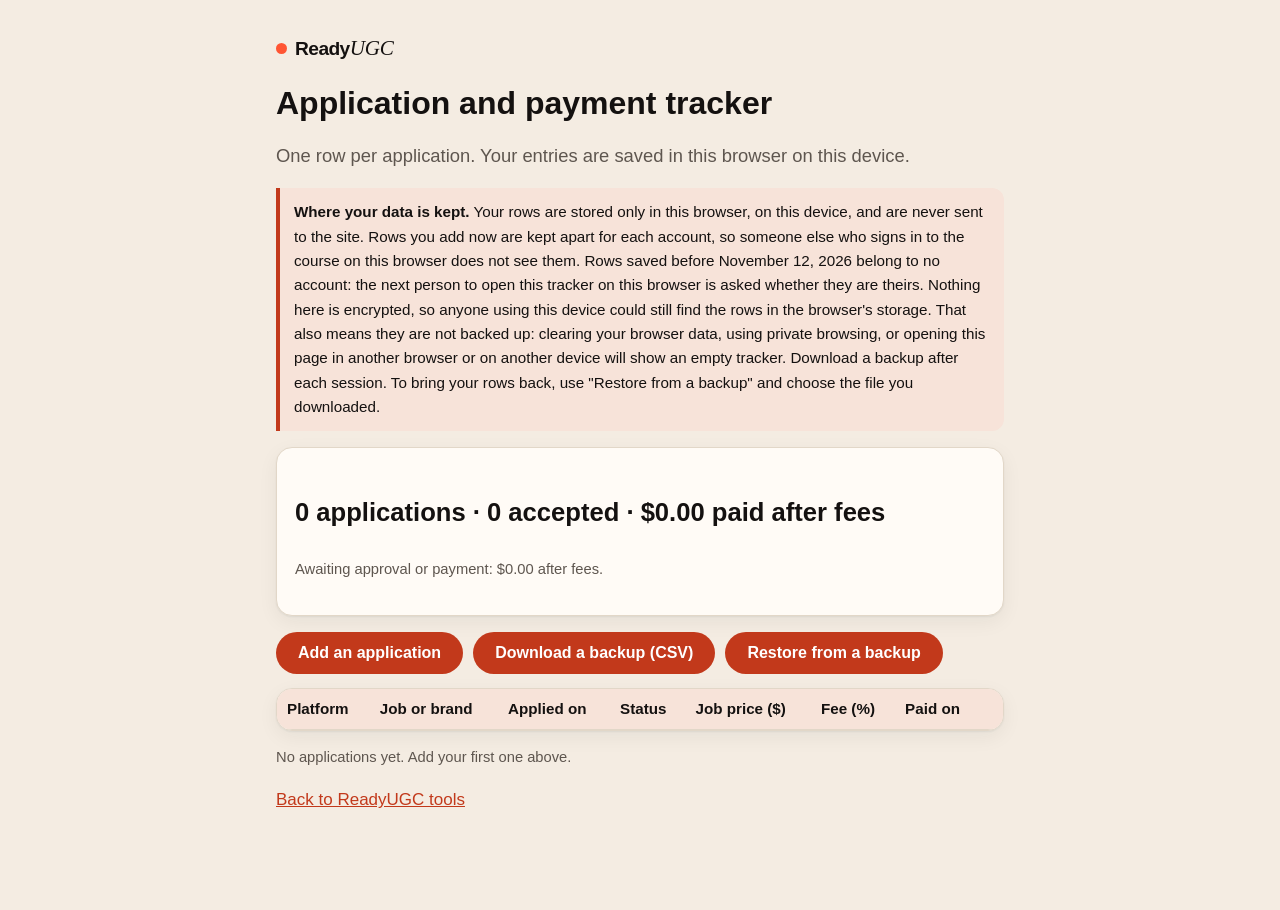
<file: tracker.html>
<!doctype html>
<html lang="en">
<head>
<meta charset="utf-8">
<meta name="viewport" content="width=device-width, initial-scale=1">
<title>Job tracker · ReadyUGC</title>
<link rel="stylesheet" href="style.css">
<link rel="stylesheet" href="course.css">
<link rel="icon" href="favicon.svg" type="image/svg+xml">
<style>
#rows input,#rows select{min-width:110px}
#rows td{vertical-align:top}
.del{background:none;border:1px solid currentColor;border-radius:8px;padding:6px 10px;cursor:pointer;color:inherit}
.actions{display:flex;gap:10px;flex-wrap:wrap;margin:14px 0}
</style>
</head>
<body>
<main>
<a class="brand" href="index.html" aria-label="ReadyUGC tools home"><i aria-hidden="true"></i><span>Ready<em>UGC</em></span></a>
<h1>Application and payment tracker</h1>
<p class="lead">One row per application. Your entries are saved in this browser on this device.</p>
<div class="note"><strong>Where your data is kept.</strong> Your rows are stored only in this browser, on this device, and are never sent to the site. Rows you add now are kept apart for each account, so someone else who signs in to the course on this browser does not see them. Rows saved before November 12, 2026 belong to no account: the next person to open this tracker on this browser is asked whether they are theirs. Nothing here is encrypted, so anyone using this device could still find the rows in the browser's storage. That also means they are not backed up: clearing your browser data, using private browsing, or opening this page in another browser or on another device will show an empty tracker. Download a backup after each session. To bring your rows back, use "Restore from a backup" and choose the file you downloaded.</div>
<div class="card">
<p class="result" id="summary"></p>
<p class="muted" id="rate"></p>
</div>
<div class="actions">
<button class="btn" id="add" type="button" disabled>Add an application</button>
<button class="btn" id="csv" type="button" disabled>Download a backup (CSV)</button>
<button class="btn" id="restore" type="button" disabled>Restore from a backup</button>
<input id="file" type="file" accept=".csv,text/csv" hidden>
</div>
<div class="note" id="legacy" hidden>
<p><strong>Rows from before accounts were kept apart.</strong> This browser has <span id="legacy-n"></span> saved before each account got its own tracker. We cannot tell whose they are. If you are the only person who uses this course on this browser, they are yours.</p>
<div class="actions"><button class="btn" id="legacy-import" type="button">They are mine: add them to my tracker</button>
<button class="btn" id="legacy-drop" type="button">Not mine: remove them from this browser</button></div>
</div>
<div class="tablewrap"><table>
<thead><tr><th>Platform</th><th>Job or brand</th><th>Applied on</th><th>Status</th><th>Job price ($)</th><th>Fee (%)</th><th>Paid on</th><th></th></tr></thead>
<tbody id="rows"></tbody>
</table></div>
<p class="muted" id="msg" role="status"></p>
<p class="muted" id="empty">No applications yet. Add your first one above.</p>
<p><a href="index.html">Back to ReadyUGC tools</a></p>
</main>
<script>
/* Kept in this browser only, apart per account (course.js), so the next person on a shared computer never sees it. */
var BASE_KEY = 'ugcTrackerV1', TRACKER_KEY = null;
var STATUSES = ['Applied', 'Accepted', 'Filming', 'Submitted', 'Revision', 'Approved', 'Paid', 'Not selected'];
var FIELDS = ['platform', 'job', 'applied', 'status', 'price', 'fee', 'paid'];
var data = [];
function load(){ try { var r = JSON.parse(localStorage.getItem(TRACKER_KEY)); if (Array.isArray(r)) data = r; } catch (e) { data = []; } }
/* Returns false when the browser would not store the rows (storage full or blocked). */
function save(){ if (!TRACKER_KEY) return false; try { localStorage.setItem(TRACKER_KEY, JSON.stringify(data)); return true; } catch (e) { return false; } }
function num(v){ var n = parseFloat(v); return isFinite(n) && n > 0 ? n : 0; }
function net(r){ return num(r.price) * (1 - Math.min(num(r.fee), 100) / 100); }
function totals(){
  var t = {n: data.length, won: 0, paid: 0, due: 0};
  data.forEach(function(r){
    if (['Accepted', 'Filming', 'Submitted', 'Revision', 'Approved', 'Paid'].indexOf(r.status) >= 0) t.won++;
    if (r.status === 'Paid') t.paid += net(r);
    if (['Submitted', 'Revision', 'Approved'].indexOf(r.status) >= 0) t.due += net(r);
  });
  return t;
}
function summary(){
  var t = totals();
  document.getElementById('summary').textContent = t.n + ' applications · ' + t.won + ' accepted · $' + t.paid.toFixed(2) + ' paid after fees';
  document.getElementById('rate').textContent = (t.n ? 'Acceptance rate ' + Math.round(t.won / t.n * 100) + '%. ' : '') + 'Awaiting approval or payment: $' + t.due.toFixed(2) + ' after fees.';
  document.getElementById('empty').hidden = t.n > 0;
}
function input(r, f, type){
  var el;
  if (f === 'status') { el = document.createElement('select'); STATUSES.forEach(function(s){ var o = document.createElement('option'); o.value = s; o.textContent = s; el.appendChild(o); }); }
  else { el = document.createElement('input'); el.type = type; if (type === 'number') { el.min = '0'; el.step = 'any'; } }
  el.value = r[f] == null ? '' : r[f];
  el.setAttribute('aria-label', f);
  el.addEventListener('input', function(){ r[f] = el.value; save(); summary(); });
  el.addEventListener('change', function(){ r[f] = el.value; save(); summary(); });
  var td = document.createElement('td'); td.appendChild(el); return td;
}
function render(){
  var body = document.getElementById('rows'); body.textContent = '';
  data.forEach(function(r, i){
    var tr = document.createElement('tr');
    tr.appendChild(input(r, 'platform', 'text'));
    tr.appendChild(input(r, 'job', 'text'));
    tr.appendChild(input(r, 'applied', 'date'));
    tr.appendChild(input(r, 'status', 'select'));
    tr.appendChild(input(r, 'price', 'number'));
    tr.appendChild(input(r, 'fee', 'number'));
    tr.appendChild(input(r, 'paid', 'date'));
    var td = document.createElement('td'), b = document.createElement('button');
    b.type = 'button'; b.className = 'del'; b.textContent = 'Remove';
    b.addEventListener('click', function(){ if (confirm('Remove this row?')) { data.splice(i, 1); save(); render(); } });
    td.appendChild(b); tr.appendChild(td); body.appendChild(tr);
  });
  summary();
}
function cell(v){ v = String(v == null ? '' : v); if (/^[=+\-@]/.test(v)) v = "'" + v; return '"' + v.replace(/"/g, '""') + '"'; }
function toCsv(){
  var lines = [['Platform', 'Job or brand', 'Applied on', 'Status', 'Job price', 'Fee %', 'Paid on', 'After fee'].map(cell).join(',')];
  data.forEach(function(r){ lines.push(FIELDS.map(function(f){ return cell(r[f]); }).concat([cell(net(r).toFixed(2))]).join(',')); });
  return lines.join('\r\n');
}
document.getElementById('add').addEventListener('click', function(){
  data.push({platform: '', job: '', applied: new Date().toISOString().slice(0, 10), status: 'Applied', price: '', fee: '', paid: ''});
  save(); render();
});
document.getElementById('csv').addEventListener('click', function(){
  var a = document.createElement('a');
  a.href = URL.createObjectURL(new Blob([toCsv()], {type: 'text/csv'}));
  a.download = 'ugc-tracker.csv'; document.body.appendChild(a); a.click(); a.remove();
});
function parseCsv(text){
  var rows = [], row = [], cur = '', q = false;
  for (var i = 0; i < text.length; i++) {
    var c = text[i];
    if (q) { if (c === '"') { if (text[i + 1] === '"') { cur += '"'; i++; } else q = false; } else cur += c; }
    else if (c === '"') q = true;
    else if (c === ',') { row.push(cur); cur = ''; }
    else if (c === '\n' || c === '\r') { if (c === '\r' && text[i + 1] === '\n') i++; row.push(cur); cur = ''; rows.push(row); row = []; }
    else cur += c;
  }
  if (cur !== '' || row.length) { row.push(cur); rows.push(row); }
  return rows;
}
function fromCsv(text){
  var rows = parseCsv(text).filter(function(r){ return r.length >= 7; });
  if (!rows.length || rows[0][0] !== 'Platform') return null;
  return rows.slice(1).map(function(r){
    var o = {};
    FIELDS.forEach(function(f, i){ var v = String(r[i] || '').slice(0, 200); if (/^'[=+\-@]/.test(v)) v = v.slice(1); o[f] = v; });
    if (STATUSES.indexOf(o.status) < 0) o.status = 'Applied';
    return o;
  });
}
function say(t){ document.getElementById('msg').textContent = t; }
document.getElementById('restore').addEventListener('click', function(){ document.getElementById('file').click(); });
document.getElementById('file').addEventListener('change', function(e){
  var f = e.target.files[0]; if (!f) return;
  var rd = new FileReader();
  rd.onload = function(){
    var rows = fromCsv(String(rd.result));
    if (!rows) { say('That file is not a tracker backup. Nothing was changed.'); return; }
    if (data.length && !confirm('Replace the ' + data.length + ' rows shown now with the ' + rows.length + ' rows in the backup?')) return;
    data = rows; save(); render(); say('Restored ' + rows.length + ' rows from the backup.');
  };
  rd.onerror = function(){ say('The file could not be read. Nothing was changed.'); };
  rd.readAsText(f); e.target.value = '';
});
/* Rows saved before each account had its own tracker: under the old tracker key, or (an older bug wrote them over
   the course progress key) where course.js set them aside. Only arrays are tracker rows. */
function legacySources(){
  var out = [];
  [BASE_KEY, typeof KEY === 'string' ? KEY + ':tracker-rows' : null].forEach(function(k){
    if (!k || k === TRACKER_KEY) return;
    try { var r = JSON.parse(localStorage.getItem(k)); if (Array.isArray(r) && r.length) out.push({ key: k, rows: r }); } catch (e) {}
  });
  return out;
}
function offerLegacy(){
  var src = legacySources(), box = document.getElementById('legacy');
  var n = src.reduce(function(a, x){ return a + x.rows.length; }, 0);
  box.hidden = !n;
  if (!n) return;
  document.getElementById('legacy-n').textContent = n === 1 ? '1 row' : n + ' rows';
  document.getElementById('legacy-import').onclick = function(){
    /* Save the combined rows first; remove the old copies only once that worked, so a failed save loses nothing. */
    var before = data;
    src.forEach(function(x){ data = data.concat(x.rows); });
    if (!save()) { data = before; say('Your browser would not save the rows, so nothing was moved. Free some space or download a backup, then try again.'); return; }
    src.forEach(function(x){ try { localStorage.removeItem(x.key); } catch (e) {} });
    render(); box.hidden = true; say('Added ' + n + (n === 1 ? ' row' : ' rows') + ' to your tracker.');
  };
  document.getElementById('legacy-drop').onclick = function(){
    if (!confirm('Remove these rows from this browser? Download a backup first if anyone might need them.')) return;
    src.forEach(function(x){ try { localStorage.removeItem(x.key); } catch (e) {} });
    box.hidden = true; say('Removed. Your tracker is unchanged.');
  };
}
/* Start once course.js knows who is signed in; opened as a plain file, start at once.
   Until then the buttons stay off, so nothing typed early is lost when the saved rows load. */
document.addEventListener('DOMContentLoaded', function(){
  var pr = window.CourseProgress;
  (pr ? pr.ready : function(f){ f(); })(function(){
    TRACKER_KEY = pr ? pr.localKey(BASE_KEY) : BASE_KEY;
    load(); render(); offerLegacy();
    ['add', 'csv', 'restore'].forEach(function(id){ document.getElementById(id).disabled = false; });
  });
});
</script>
</body>
</html>
</file>
<file: style.css>
:root {
  --bg: #F4ECE2; --card: #FFFBF6; --ink: #141110; --muted: #5E564F;
  --line: #E2D7C8; --accent: #C2391B; --accent-ink: #ffffff; --soft: #F7E3D9; --warn: #8a5a00; --lime: #DDF46A;
}
@media (prefers-color-scheme: dark) {
  :root { --bg: #141110; --card: #1E1A18; --ink: #F4ECE2; --muted: #A89F95;
    --line: #2E2825; --accent: #FF5533; --accent-ink: #141110; --soft: #2A2421; --warn: #e0b060; --lime: #DDF46A; }
}
* { box-sizing: border-box; }
body { margin: 0; background: var(--bg); color: var(--ink);
  font: 17px/1.6 -apple-system, BlinkMacSystemFont, "Segoe UI", Roboto, Helvetica, Arial, sans-serif; }
main { max-width: 760px; margin: 0 auto; padding: 32px 16px 80px; }
h1 { font-size: 2rem; line-height: 1.2; margin: 0 0 12px; }
h2 { font-size: 1.35rem; margin: 40px 0 10px; padding-top: 8px; border-top: 1px solid var(--line); }
h3 { font-size: 1.05rem; margin: 24px 0 6px; }
p, li { max-width: 68ch; }
.lead { font-size: 1.15rem; color: var(--muted); }
.card { background: var(--card); border: 1px solid var(--line); border-radius: 10px; padding: 18px; margin: 16px 0; }
.price { font-size: 2rem; font-weight: 700; }
.btn { display: inline-block; background: var(--accent); color: var(--accent-ink); font-weight: 600;
  padding: 12px 22px; border-radius: 8px; text-decoration: none; border: 0; cursor: pointer; font-size: 1rem; }
.btn.secondary { background: transparent; color: var(--accent); border: 1px solid var(--accent); }
.note { background: var(--soft); border-radius: 8px; padding: 12px 14px; font-size: 0.95rem; }
.muted { color: var(--muted); font-size: 0.92rem; }
.tpl { background: var(--soft); border-left: 3px solid var(--accent); padding: 12px 14px; border-radius: 0 8px 8px 0;
  white-space: pre-wrap; font-size: 0.97rem; margin: 10px 0; }
.tablewrap { overflow-x: auto; }
table { border-collapse: collapse; width: 100%; font-size: 0.95rem; }
th, td { text-align: left; padding: 8px 10px; border-bottom: 1px solid var(--line); vertical-align: top; }
th { color: var(--muted); font-weight: 600; }
td.num, th.num { text-align: right; font-variant-numeric: tabular-nums; }
label { display: block; font-size: 0.9rem; color: var(--muted); margin: 10px 0 4px; }
input, select { width: 100%; padding: 9px 10px; border: 1px solid var(--line); border-radius: 6px;
  background: var(--card); color: var(--ink); font-size: 1rem; }
.grid { display: grid; grid-template-columns: repeat(auto-fit, minmax(200px, 1fr)); gap: 0 16px; }
.result { font-size: 1.6rem; font-weight: 700; font-variant-numeric: tabular-nums; }
.row { display: grid; grid-template-columns: 2fr 1fr 1fr 1fr auto; gap: 8px; margin-bottom: 8px; align-items: end; }
.row button, .small { background: transparent; border: 1px solid var(--line); color: var(--muted); border-radius: 6px; padding: 8px 10px; cursor: pointer; }
@media (max-width: 560px) { .row { grid-template-columns: 1fr 1fr; } h1 { font-size: 1.6rem; } }
@media print { .btn, .noprint { display: none; } body { background: #fff; } }

/* ReadyUGC brand (Nov 25, 2026) */
.brand{display:flex;align-items:center;gap:8px;font-weight:800;font-size:1.2rem;letter-spacing:-.03em;text-decoration:none;color:var(--ink);margin:0 0 18px}
.brand i{width:11px;height:11px;border-radius:50%;background:#FF5533;display:inline-block}
.brand em{font-family:"Iowan Old Style","Palatino Linotype",Georgia,serif;font-style:italic;font-weight:400;letter-spacing:-.01em;font-size:1.1em}
.academy{border:2px solid var(--ink);border-radius:18px;padding:20px;margin:22px 0;background:var(--card)}
.academy .eyebrow{margin:0 0 4px;font-size:.78rem;font-weight:700;letter-spacing:.06em;text-transform:uppercase;color:var(--accent)}
.academy h3{margin:0 0 6px;font-size:1.35rem}
.academy p{margin:6px 0}
</file>
<file: course.css>
/* Course experience: progress hub, lesson navigation, badges and "mark done" cards.
   Loaded after style.css on every paid course page. Worksheet PDFs and the sales page do not use it. */
:root {
  --bg: #F4ECE2; --card: #FFFBF6; --ink: #141110; --muted: #5E564F; --line: #E2D7C8;
  --accent: #C2391B; --accent-ink: #ffffff; --soft: #F7E3D9; --warn: #8a5a00;
  --gold: #f0a63a; --gold-soft: #fff3df; --danger: #b3412f; --danger-soft: #fdecea;
  --shadow: 0 1px 2px rgba(20, 30, 40, .06), 0 6px 20px rgba(20, 30, 40, .06);
  --radius: 16px;
}
@media (prefers-color-scheme: dark) {
  :root { --bg: #141110; --card: #1E1A18; --ink: #F4ECE2; --muted: #A89F95; --line: #2E2825;
    --accent: #FF5533; --accent-ink: #141110; --soft: #2A2421; --warn: #e6b866;
    --gold: #f5b955; --gold-soft: #3a2e17; --danger: #f08a78; --danger-soft: #3a1f1b;
    --shadow: 0 1px 2px rgba(0, 0, 0, .3), 0 6px 20px rgba(0, 0, 0, .25); }
}
html { scroll-behavior: smooth; }
@media (prefers-reduced-motion: reduce) { html { scroll-behavior: auto; } *, *::before, *::after { animation: none !important; transition: none !important; } }
body { background: var(--bg); }
a { color: var(--accent); }
.card { border-radius: var(--radius); box-shadow: var(--shadow); border-color: var(--line); }
.btn { border-radius: 999px; transition: transform .12s ease, filter .12s ease; }
.btn:hover { filter: brightness(1.06); transform: translateY(-1px); }
.note { border-left: 4px solid var(--accent); border-radius: 0 12px 12px 0; }

/* ---------- Top bar on lesson pages ---------- */
.topbar { position: sticky; top: 0; z-index: 20; display: flex; align-items: center; justify-content: space-between; gap: 12px;
  padding: 10px 16px; background: color-mix(in srgb, var(--bg) 88%, transparent); backdrop-filter: blur(8px);
  border-bottom: 1px solid var(--line); font-size: .92rem; }
.topbar a { text-decoration: none; font-weight: 600; }
.tb-progress { display: flex; align-items: center; gap: 10px; color: var(--muted); white-space: nowrap; }
.mini-bar { width: 90px; height: 8px; border-radius: 999px; background: var(--line); overflow: hidden; }
.mini-bar i, .readbar i { display: block; height: 100%; width: 0; background: linear-gradient(90deg, var(--accent), var(--gold)); transition: width .4s ease; }
.readbar { position: fixed; left: 0; right: 0; top: 0; height: 3px; z-index: 30; }
.readbar i { transition: none; }
.has-topbar main > p.noprint:first-child { display: none; }

/* ---------- Lesson layout and contents ---------- */
.layout { display: block; }
.toc { max-width: 760px; margin: 16px auto 0; padding: 0 16px; }
.toc details { background: var(--card); border: 1px solid var(--line); border-radius: var(--radius); box-shadow: var(--shadow); padding: 4px 16px; }
.toc summary { cursor: pointer; font-weight: 700; padding: 10px 0; }
.toc ol { list-style: none; margin: 0 0 10px; padding: 0; }
.toc li a { display: flex; gap: 10px; align-items: center; padding: 7px 8px; border-radius: 10px; color: var(--ink); text-decoration: none; font-size: .93rem; line-height: 1.35; }
.toc li a:hover { background: var(--soft); }
.toc li a.current { background: var(--soft); color: var(--accent); font-weight: 600; }
.toc .dot { flex: none; width: 22px; height: 22px; border-radius: 50%; border: 2px solid var(--line); display: grid; place-items: center; font-size: .72rem; font-weight: 700; color: var(--muted); }
.toc a.done .dot { background: var(--accent); border-color: var(--accent); color: var(--accent-ink); }
@media (min-width: 1100px) {
  .layout { display: grid; grid-template-columns: 260px minmax(0, 760px); justify-content: center; gap: 40px; padding: 0 24px; }
  .layout main { margin: 0; }
  .toc { margin: 0; padding: 32px 0 0; position: sticky; top: 48px; align-self: start; max-height: calc(100vh - 64px); overflow: auto; }
}

/* Section headings become chapter headings */
main h2 { border-top: 0; margin-top: 56px; display: flex; align-items: center; gap: 12px; scroll-margin-top: 64px; font-size: 1.45rem; }
main h2 .num { flex: none; width: 38px; height: 38px; border-radius: 12px; display: grid; place-items: center; font-size: 1rem;
  background: var(--soft); color: var(--accent); }
main h2.is-done .num { background: var(--accent); color: var(--accent-ink); }
main h2 .chip { margin-left: auto; font-size: .75rem; font-weight: 600; color: var(--accent); background: var(--soft); padding: 3px 10px; border-radius: 999px; white-space: nowrap; }
main h3 { scroll-margin-top: 64px; }

/* Numbered step lists as a timeline */
ol.steps { list-style: none; counter-reset: st; padding-left: 0; }
ol.steps > li { counter-increment: st; position: relative; padding: 2px 0 14px 46px; margin: 0; }
ol.steps > li::before { content: counter(st); position: absolute; left: 0; top: 0; width: 30px; height: 30px; border-radius: 50%;
  background: var(--card); border: 2px solid var(--accent); color: var(--accent); font-weight: 700; font-size: .9rem; display: grid; place-items: center; }
ol.steps > li:not(:last-child)::after { content: ""; position: absolute; left: 15px; top: 32px; bottom: 2px; width: 2px; background: var(--line); }

/* Tables */
.tablewrap { background: var(--card); border: 1px solid var(--line); border-radius: var(--radius); box-shadow: var(--shadow); margin: 14px 0; }
.tablewrap table th { background: var(--soft); color: var(--ink); }
.tablewrap tr:last-child td { border-bottom: 0; }

/* Copyable templates */
.tpl { position: relative; padding-top: 40px; border-radius: 0 12px 12px 0; }
.copy { position: absolute; top: 8px; right: 8px; font: inherit; font-size: .82rem; font-weight: 600; padding: 4px 12px; border-radius: 999px;
  border: 1px solid var(--accent); background: var(--card); color: var(--accent); cursor: pointer; }
.copy.ok { background: var(--accent); color: var(--accent-ink); }

/* Red flags and checklists */
ul.flags { list-style: none; padding: 0; display: grid; gap: 10px; }
ul.flags li { max-width: none; background: var(--danger-soft); border-radius: 12px; padding: 12px 14px 12px 44px; position: relative; }
ul.flags li::before { content: "🚩"; position: absolute; left: 14px; top: 11px; }
ul.checklist { list-style: none; padding: 0; }
ul.checklist li { position: relative; padding: 8px 0 8px 40px; }
ul.checklist input { position: absolute; left: 0; top: 8px; width: 24px; height: 24px; accent-color: var(--accent); }
ul.checklist label { display: inline; color: inherit; font-size: inherit; margin: 0; cursor: pointer; }

/* Platform cards */
.plat { padding: 20px; }
.plat h3 { font-size: 1.25rem; }
.plat-head { display: flex; justify-content: space-between; align-items: flex-start; gap: 12px; flex-wrap: wrap; }
.plat .tag { background: var(--soft); color: var(--accent); border-color: transparent; font-weight: 600; margin: 0 6px 6px 0; }
.plat .tag.hot { background: var(--gold-soft); color: var(--warn); }
.plat details { margin-top: 10px; border-top: 1px dashed var(--line); padding-top: 8px; }
.plat summary { cursor: pointer; font-weight: 600; color: var(--accent); }

/* "Mark done" card at the end of each lesson step */
.finish { margin: 28px 0 8px; padding: 18px 20px; border-radius: var(--radius); background: linear-gradient(135deg, var(--soft), var(--gold-soft));
  border: 1px solid var(--line); display: flex; flex-wrap: wrap; align-items: center; gap: 12px 18px; }
.finish-text { flex: 1 1 220px; }
.finish-eyebrow { display: block; font-size: .78rem; font-weight: 700; letter-spacing: .04em; text-transform: uppercase; color: var(--muted); }
.finish .btn.is-done { background: var(--card); color: var(--accent); border: 2px solid var(--accent); }
.next-link { font-weight: 600; text-decoration: none; }
.next-link:hover { text-decoration: underline; }

/* ---------- Course home ---------- */
.hero { display: flex; gap: 24px; align-items: center; flex-wrap: wrap; background: var(--card); border: 1px solid var(--line);
  border-radius: 22px; box-shadow: var(--shadow); padding: 24px; margin-bottom: 20px;
  background-image: radial-gradient(circle at 100% 0, var(--gold-soft), transparent 45%), radial-gradient(circle at 0 100%, var(--soft), transparent 50%); }
.hero h1 { margin-bottom: 6px; }
.hero .lead { margin: 0 0 12px; }
.hero-text { flex: 1 1 300px; }
.eyebrow { margin: 0 0 4px; font-size: .78rem; font-weight: 700; letter-spacing: .06em; text-transform: uppercase; color: var(--accent); }
.ring { position: relative; width: 132px; height: 132px; flex: none; }
.ring svg { width: 100%; height: 100%; transform: rotate(-90deg); }
.ring circle { fill: none; stroke-width: 12; }
.ring .track { stroke: var(--line); }
.ring .fill { stroke: url(#ringGrad); stroke-linecap: round; transition: stroke-dashoffset .8s cubic-bezier(.2, .8, .2, 1); }
.ring-label { position: absolute; inset: 0; display: grid; place-content: center; text-align: center; line-height: 1.1; }
.ring-label strong { font-size: 1.7rem; }
.ring-label span { font-size: .78rem; color: var(--muted); }
.stats { display: flex; flex-wrap: wrap; gap: 8px; }
.stat { background: var(--bg); border: 1px solid var(--line); border-radius: 999px; padding: 5px 12px; font-size: .9rem; }
.stat strong { font-variant-numeric: tabular-nums; }

.next { display: flex; flex-wrap: wrap; gap: 14px 20px; align-items: center; padding: 20px 22px; border-radius: var(--radius);
  background: var(--accent); color: var(--accent-ink); box-shadow: var(--shadow); margin-bottom: 8px; }
.next .eyebrow { color: inherit; opacity: .8; }
.next h2 { all: unset; display: block; font-size: 1.3rem; font-weight: 700; }
.next p { margin: 4px 0 0; opacity: .9; }
.next-body { flex: 1 1 260px; }
.next .btn { background: var(--accent-ink); color: var(--accent); }

.badges { display: grid; grid-template-columns: repeat(auto-fill, minmax(140px, 1fr)); gap: 12px; margin: 12px 0 8px; }
.badge { text-align: center; padding: 14px 10px; border-radius: var(--radius); background: var(--card); border: 1px solid var(--line); }
.badge .icon { font-size: 2rem; display: block; filter: grayscale(1); opacity: .35; transition: all .4s ease; }
.badge strong { display: block; font-size: .9rem; margin-top: 4px; }
.badge span { font-size: .78rem; color: var(--muted); }
.badge.earned { border-color: var(--gold); background: var(--gold-soft); }
.badge.earned .icon { filter: none; opacity: 1; }
.badge.pop { animation: pop .6s ease; }
@keyframes pop { 0% { transform: scale(1); } 40% { transform: scale(1.12); } 100% { transform: scale(1); } }

.stage { margin-top: 30px; }
.stage-head { display: flex; align-items: center; gap: 12px; margin-bottom: 8px; }
.stage-head h2 { margin: 0; font-size: 1.2rem; }
.stage-head .icon { font-size: 1.5rem; }
.stage-head .count { margin-left: auto; font-size: .85rem; color: var(--muted); font-weight: 600; }
.stage-list { background: var(--card); border: 1px solid var(--line); border-radius: var(--radius); box-shadow: var(--shadow); overflow: hidden; }
.step { display: flex; gap: 14px; align-items: flex-start; padding: 14px 18px; border-top: 1px solid var(--line); }
.step:first-child { border-top: 0; }
.step.is-next { background: var(--soft); }
.step input { appearance: none; -webkit-appearance: none; flex: none; width: 28px; height: 28px; margin: 2px 0 0; border-radius: 50%;
  border: 2px solid var(--line); background: var(--card); cursor: pointer; display: grid; place-items: center; transition: all .2s ease; }
.step input:hover { border-color: var(--accent); }
.step input:checked { background: var(--accent); border-color: var(--accent); }
.step input:checked::after { content: "✓"; color: var(--accent-ink); font-weight: 800; font-size: .95rem; }
.step input:focus-visible { outline: 3px solid var(--gold); outline-offset: 2px; }
.step a { font-weight: 650; text-decoration: none; color: var(--ink); }
.step a:hover { color: var(--accent); }
.step.done a { color: var(--muted); text-decoration: line-through; text-decoration-color: var(--line); }
.step p { margin: 2px 0 0; }
.step .xp { margin-left: auto; flex: none; font-size: .78rem; font-weight: 700; color: var(--warn); background: var(--gold-soft); border-radius: 999px; padding: 3px 9px; }
.step.done .xp { opacity: .5; }

ul.sheets { list-style: none; padding: 0; display: grid; grid-template-columns: repeat(auto-fill, minmax(230px, 1fr)); gap: 12px; }
ul.sheets li a { display: flex; align-items: center; gap: 10px; padding: 14px 16px; background: var(--card); border: 1px solid var(--line);
  border-radius: var(--radius); box-shadow: var(--shadow); text-decoration: none; font-weight: 600; height: 100%; }
ul.sheets li a::before { content: "⬇"; display: grid; place-items: center; flex: none; width: 32px; height: 32px; border-radius: 10px; background: var(--soft); }
.finished { text-align: center; padding: 26px 20px; border-radius: var(--radius); background: var(--gold-soft); border: 1px solid var(--gold); margin-bottom: 8px; }
.finished .big { font-size: 2.6rem; display: block; }

/* Toast and confetti */
.toast { position: fixed; left: 50%; bottom: 24px; transform: translate(-50%, 120px); z-index: 50; background: var(--ink); color: var(--bg);
  padding: 12px 20px; border-radius: 999px; font-weight: 600; box-shadow: var(--shadow); transition: transform .35s cubic-bezier(.2, .8, .2, 1); max-width: calc(100% - 32px); text-align: center; }
.toast.show { transform: translate(-50%, 0); }
.confetti { position: fixed; top: -12px; z-index: 40; width: 9px; height: 14px; border-radius: 2px; pointer-events: none; animation: fall 1.6s ease-in forwards; }
@keyframes fall { to { transform: translateY(105vh) rotate(720deg); opacity: .6; } }

@media (max-width: 560px) {
  .hero { padding: 18px; } .ring { width: 104px; height: 104px; } .ring-label strong { font-size: 1.35rem; }
  .step .xp { display: none; } main h2 { font-size: 1.25rem; } main h2 .chip { display: none; }
}
/* Until the account confirms whose progress this is, progress is not shown (course.js). */
html.cp-loading #hub .ring .fill, html.cp-loading #hub .ring-label, html.cp-loading #hub .stats, html.cp-loading #next,
html.cp-loading #badges, html.cp-loading #steps, html.cp-loading #where, html.cp-loading .tb-progress, html.cp-loading .finish .btn,
html.cp-loading ul.checklist input, html.cp-loading .cp-wait { visibility: hidden; }
.cp-notice { position: fixed; left: 50%; bottom: 24px; transform: translateX(-50%); z-index: 50; margin: 0; max-width: calc(100vw - 32px);
  background: var(--ink); color: var(--bg); padding: 10px 16px; border-radius: 999px; font-size: .95rem; text-align: center; }
@media print { .topbar, .readbar, .toc, .finish, .copy, .toast, .next, .badges { display: none !important; } }

/* Tools site */
a { color: var(--accent); }
a.tool { display: block; text-decoration: none; color: inherit; }
a.tool:hover, a.tool:focus-visible { border-color: var(--accent); }
a.tool h2 { border: 0; margin: 0 0 6px; padding: 0; color: var(--accent); }
a.tool p { margin: 0; }
</file>
